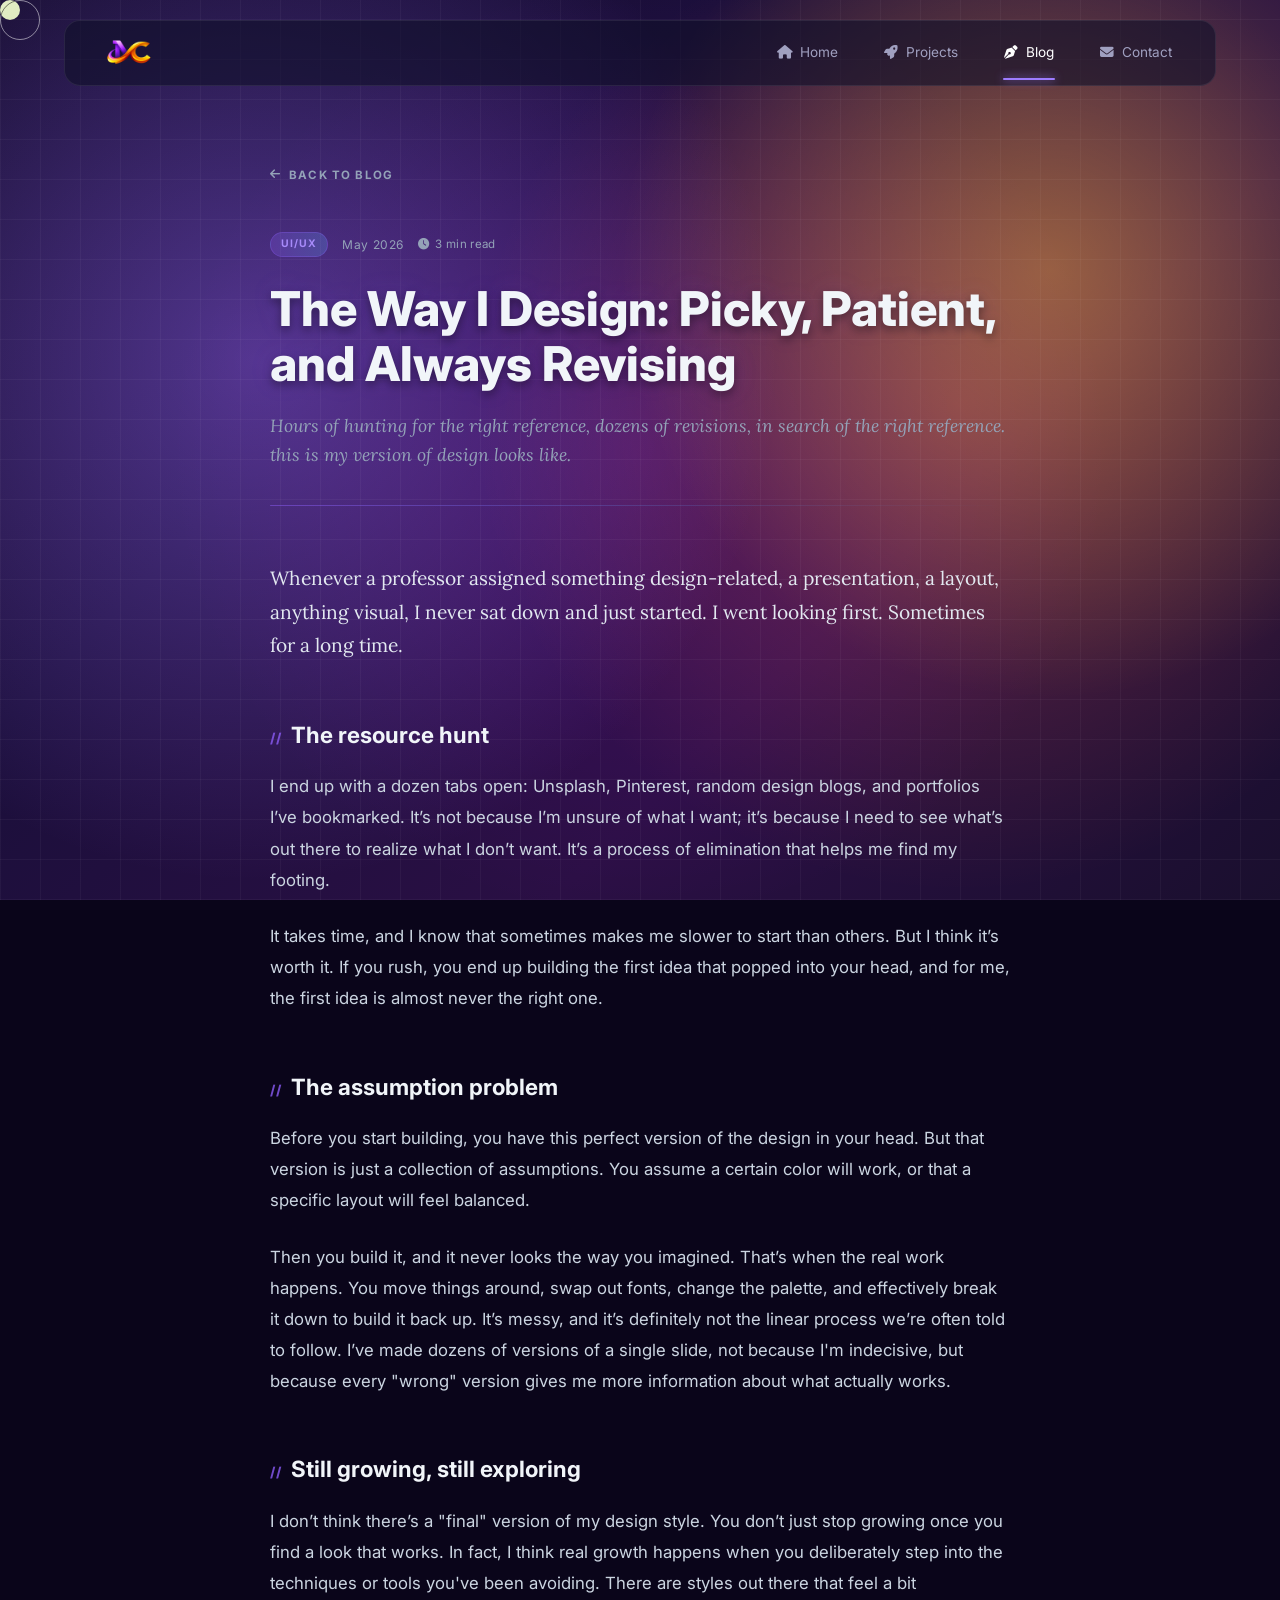
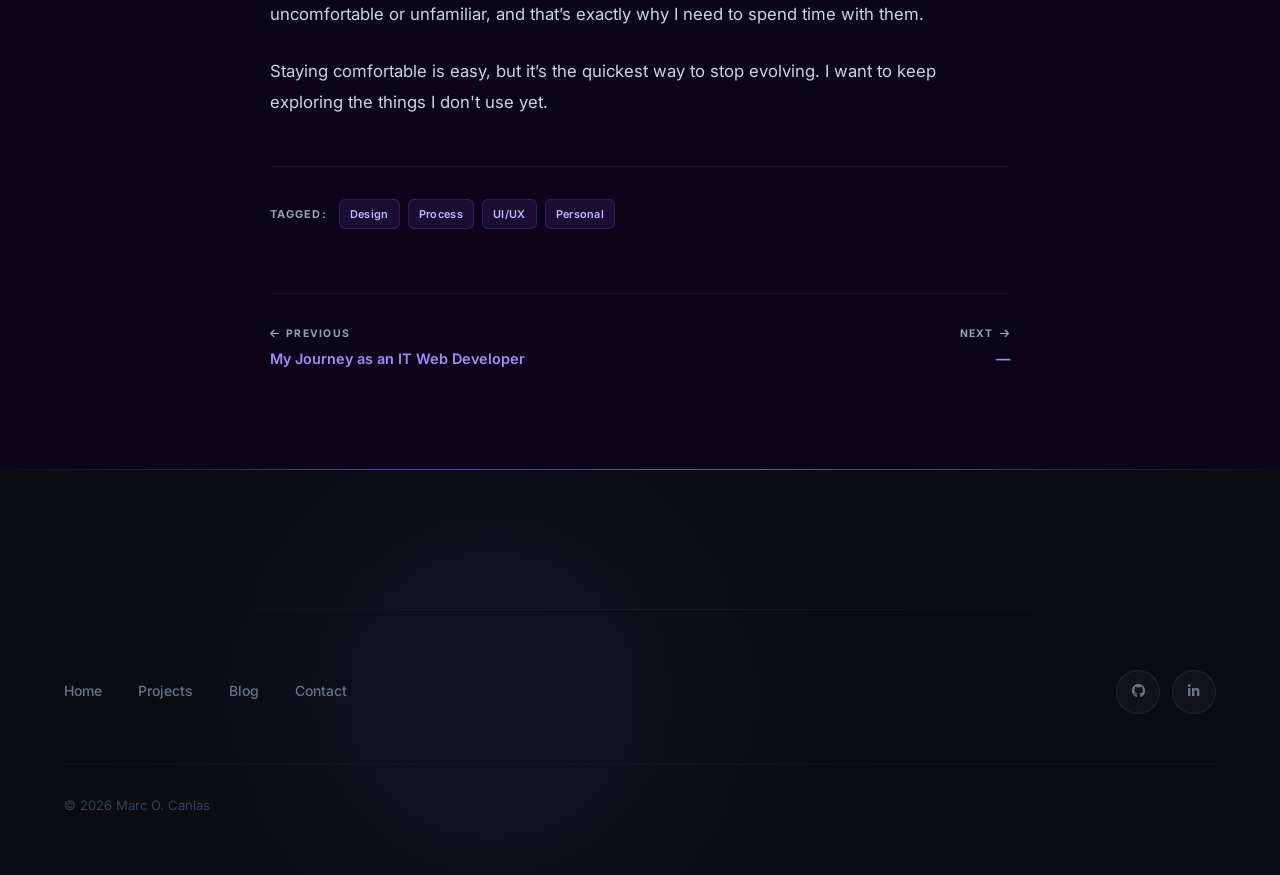
<file: blog/blog-design-process.html>
<!DOCTYPE html>
<html lang="en">
<head>
    <meta charset="UTF-8" />
    <meta name="viewport" content="width=device-width, initial-scale=1.0" />
    <title>The Way I Design: Picky, Patient, and Always Revising — Marc Canlas</title>
    <link rel="icon" type="image/png" sizes="64x64" href="../img/assets/logo.png">
    <link href="https://fonts.googleapis.com/css2?family=Inter:wght@300;400;600;800&family=Lora:ital,wght@0,400;0,600;1,400&display=swap" rel="stylesheet" />
    <link rel="stylesheet" href="https://cdnjs.cloudflare.com/ajax/libs/font-awesome/6.5.0/css/all.min.css" />
    <link rel="stylesheet" href="../styles/style.css" />
    <link rel="stylesheet" href="../styles/blog.css" />
    <link rel="stylesheet" href="../styles/post.css" />
</head>
<body>
    <div id="cursor"></div>
    <div class="cursor-follower" id="follower"></div>
    <div class="background-container">
        <div class="square"></div><div class="square"></div><div class="square"></div>
        <div class="square"></div><div class="square"></div>
    </div>

    <header>
        <nav class="navbar">
            <div class="nav-container">
                <div class="logo"><a href="../index.html"><img src="../img/assets/logo.png" alt="Marc Canlas Logo"></a></div>
                <ul class="nav-links">
                    <li><a href="../index.html#home" class="nav-item"><i class="fas fa-home"></i><span>Home</span></a></li>
                    <li><a href="../index.html#portfolio" class="nav-item"><i class="fas fa-rocket"></i><span>Projects</span></a></li>
                    <li><a href="../blog.html" class="nav-item active"><i class="fas fa-pen-nib"></i><span>Blog</span></a></li>
                    <li><a href="../index.html#contact" class="nav-item"><i class="fas fa-envelope"></i><span>Contact</span></a></li>
                </ul>
                <div class="hamburger" id="hamburger"><span></span><span></span><span></span></div>
            </div>
        </nav>
    </header>

    <main class="post-main">
        <div class="post-container">

            <a href="../blog.html" class="post-back"><i class="fas fa-arrow-left"></i> Back to Blog</a>

            <header class="post-header">
                <div class="post-eyebrow">
                    <span class="blog-tag">UI/UX</span>
                    <span class="post-date">May 2026</span>
                    <span class="post-read-time"><i class="fas fa-clock"></i> 3 min read</span>
                </div>
                <h1 class="post-title">The Way I Design: Picky, Patient, and Always Revising</h1>
                <p class="post-subtitle">Hours of hunting for the right reference, dozens of revisions, in search of the right reference. this is my version of design looks like.</p>
                <div class="post-divider"></div>
            </header>

            <article class="post-body">

                <p class="post-lead">Whenever a professor assigned something design-related, a presentation, a layout, anything visual, I never sat down and just started. I went looking first. Sometimes for a long time.</p>

                <h2>The resource hunt</h2>

                <p>I end up with a dozen tabs open: Unsplash, Pinterest, random design blogs, and portfolios I’ve bookmarked. It’s not because I’m unsure of what I want; it’s because I need to see what’s out there to realize what I don’t want. It’s a process of elimination that helps me find my footing.</p>

                <p>It takes time, and I know that sometimes makes me slower to start than others. But I think it’s worth it. If you rush, you end up building the first idea that popped into your head, and for me, the first idea is almost never the right one.</p>


                <h2>The assumption problem</h2>

                <p>Before you start building, you have this perfect version of the design in your head. But that version is just a collection of assumptions. You assume a certain color will work, or that a specific layout will feel balanced.</p>

                <p>Then you build it, and it never looks the way you imagined. That’s when the real work happens. You move things around, swap out fonts, change the palette, and effectively break it down to build it back up. It’s messy, and it’s definitely not the linear process we’re often told to follow. I’ve made dozens of versions of a single slide, not because I'm indecisive, but because every "wrong" version gives me more information about what actually works.</p>

                <h2>Still growing, still exploring</h2>

                <p>I don’t think there’s a "final" version of my design style. You don’t just stop growing once you find a look that works. In fact, I think real growth happens when you deliberately step into the techniques or tools you've been avoiding. There are styles out there that feel a bit uncomfortable or unfamiliar, and that’s exactly why I need to spend time with them.</p>

                <p>Staying comfortable is easy, but it’s the quickest way to stop evolving. I want to keep exploring the things I don't use yet.</p>

                <div class="post-tags-row">
                    <span class="post-tag-label">Tagged:</span>
                    <code>Design</code>
                    <code>Process</code>
                    <code>UI/UX</code>
                    <code>Personal</code>
                </div>

            </article>

            <nav class="post-nav">
                <div class="post-nav-item prev">
                    <span class="nav-dir"><i class="fas fa-arrow-left"></i> Previous</span>
                    <a href="blog-my-journey.html" class="nav-title">My Journey as an IT Web Developer</a>
                </div>
                <div class="post-nav-item next">
                    <span class="nav-dir">Next <i class="fas fa-arrow-right"></i></span>
                    <a href="" class="nav-title">—</a>
                </div>
            </nav>

        </div>
    </main>

    <footer class="footer-section">
        <div class="footer-container">
            <hr class="footer-divider">
            <div class="footer-bottom">
                <div class="footer-nav">
                    <a href="../index.html#home">Home</a>
                    <a href="../index.html#portfolio">Projects</a>
                    <a href="../blog.html">Blog</a>
                    <a href="../index.html#contact">Contact</a>
                </div>
                <div class="footer-socials">
                    <a href="https://github.com/TheCanlasArchive" class="social-circle"><i class="fa-brands fa-github"></i></a>
                    <a href="https://www.linkedin.com/in/marc-ordonez-canlas-a34320311/" class="social-circle"><i class="fa-brands fa-linkedin-in"></i></a>
                </div>
            </div>
            <div class="footer-info"><p class="copyright">© 2026 Marc O. Canlas</p></div>
        </div>
    </footer>

    <script src="../js/script.js"></script>
</body>
</html>
</file>
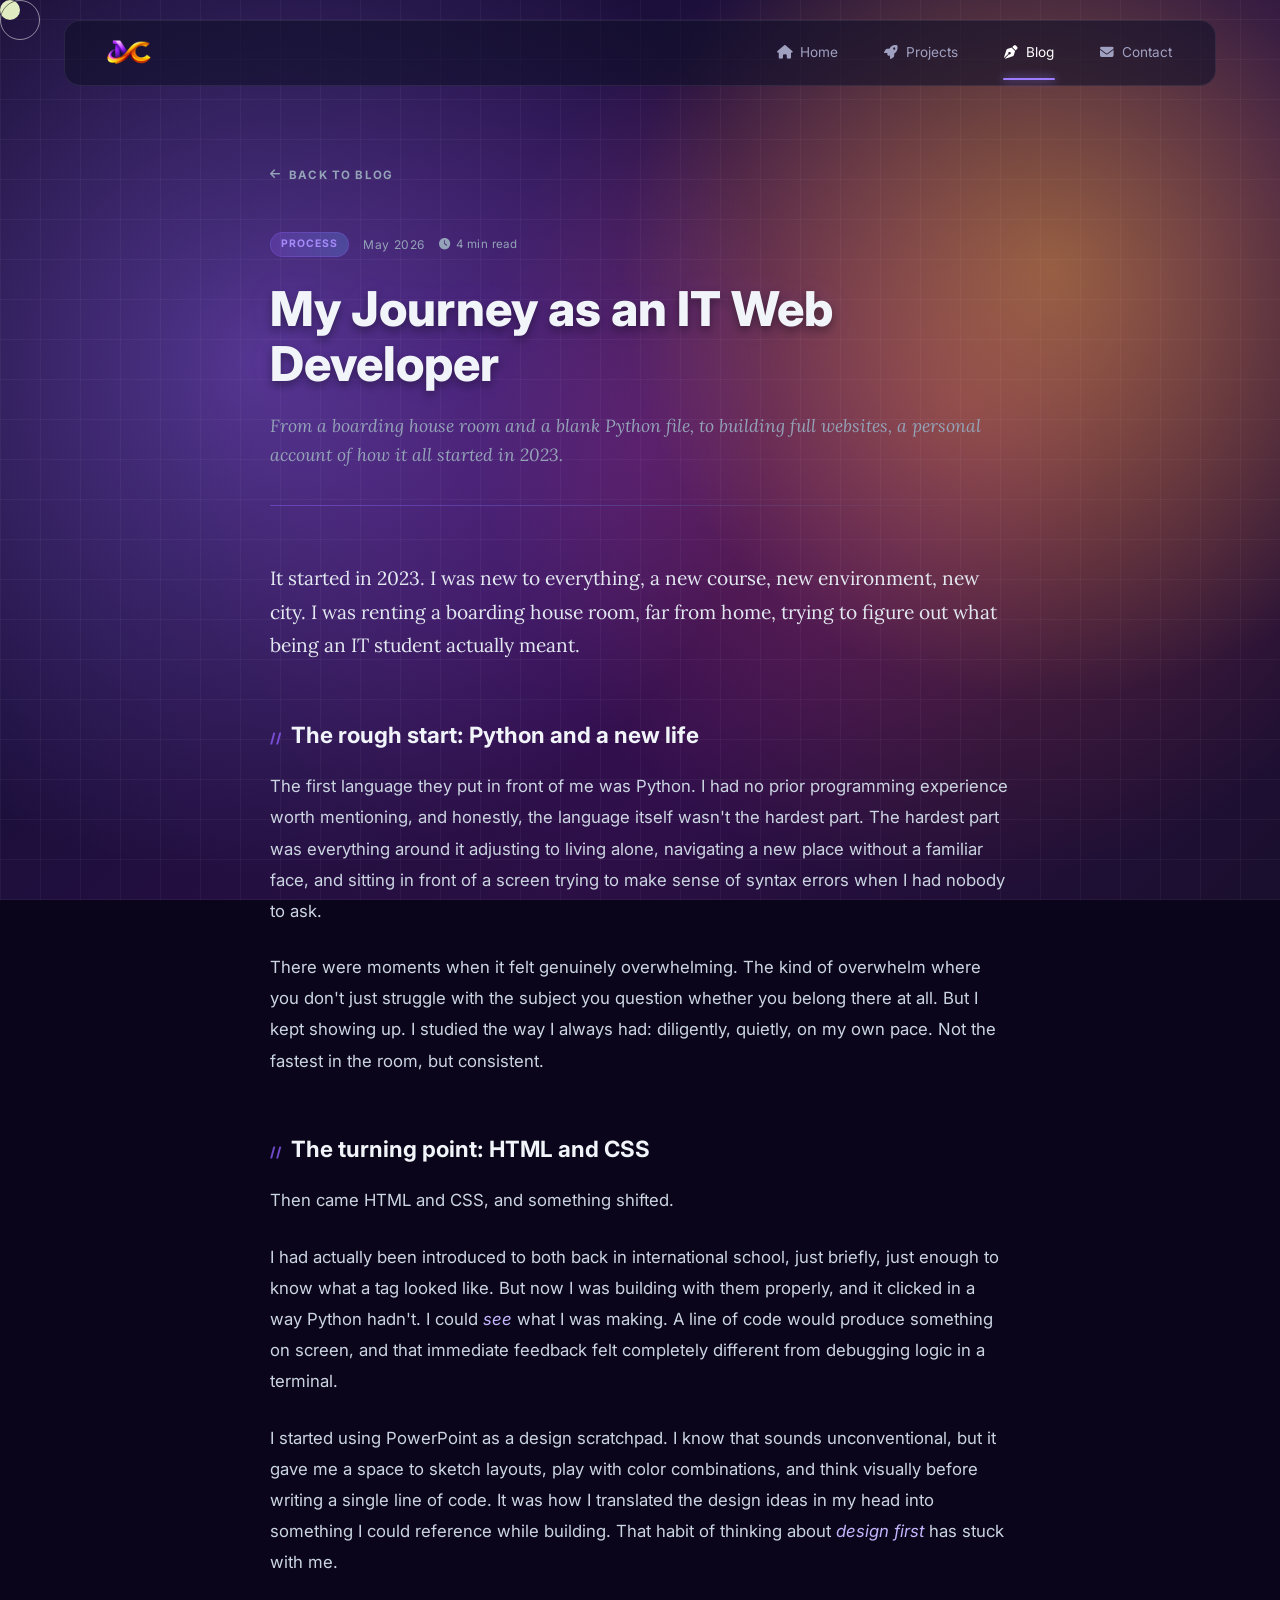
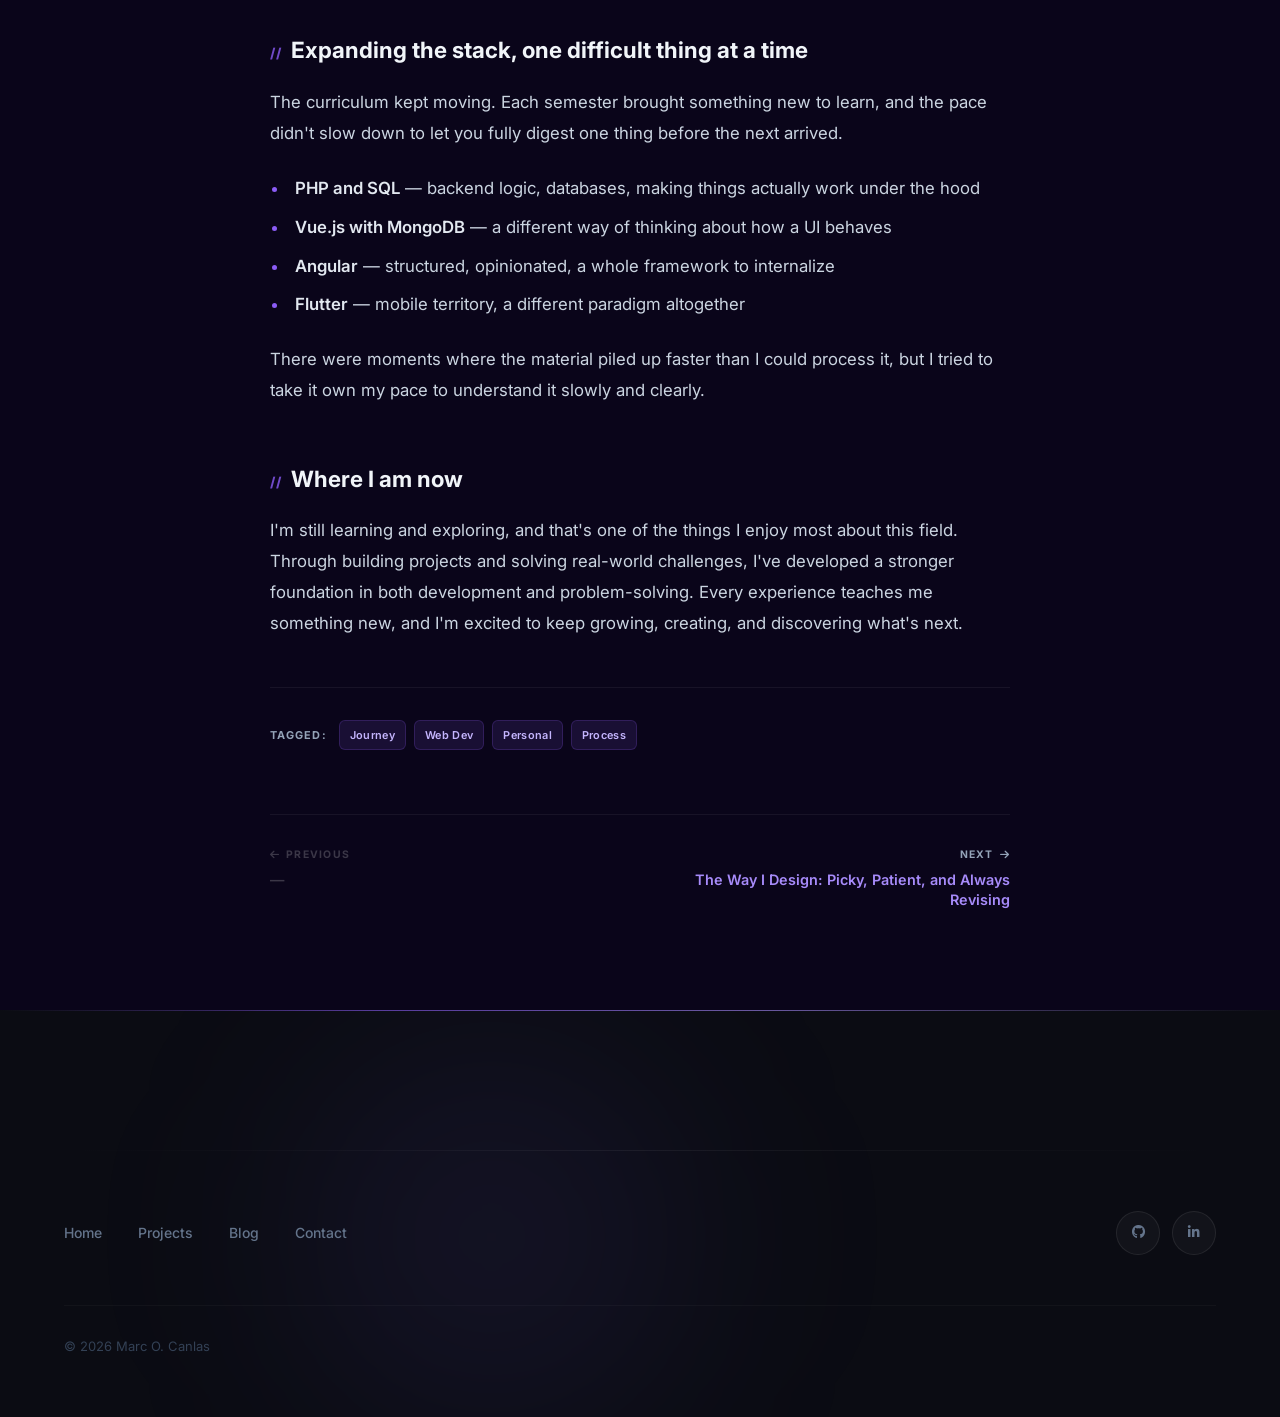
<file: blog/blog-my-journey.html>
<!DOCTYPE html>
<html lang="en">
<head>
    <meta charset="UTF-8" />
    <meta name="viewport" content="width=device-width, initial-scale=1.0" />
    <title>My Journey as an IT Web Developer — Marc Canlas</title>
    <link rel="icon" type="image/png" sizes="64x64" href="../img/assets/logo.png">
    <link href="https://fonts.googleapis.com/css2?family=Inter:wght@300;400;600;800&family=Lora:ital,wght@0,400;0,600;1,400&display=swap" rel="stylesheet" />
    <link rel="stylesheet" href="https://cdnjs.cloudflare.com/ajax/libs/font-awesome/6.5.0/css/all.min.css" />
    <link rel="stylesheet" href="../styles/style.css" />
    <link rel="stylesheet" href="../styles/blog.css" />
    <link rel="stylesheet" href="../styles/post.css" />
</head>
<body>
    <div id="cursor"></div>
    <div class="cursor-follower" id="follower"></div>
    <div class="background-container">
        <div class="square"></div><div class="square"></div><div class="square"></div>
        <div class="square"></div><div class="square"></div>
    </div>

    <header>
        <nav class="navbar">
            <div class="nav-container">
                <div class="logo"><a href="../index.html"><img src="../img/assets/logo.png" alt="Marc Canlas Logo"></a></div>
                <ul class="nav-links">
                    <li><a href="../index.html#home" class="nav-item"><i class="fas fa-home"></i><span>Home</span></a></li>
                    <li><a href="../index.html#portfolio" class="nav-item"><i class="fas fa-rocket"></i><span>Projects</span></a></li>
                    <li><a href="../blog.html" class="nav-item active"><i class="fas fa-pen-nib"></i><span>Blog</span></a></li>
                    <li><a href="../index.html#contact" class="nav-item"><i class="fas fa-envelope"></i><span>Contact</span></a></li>
                </ul>
                <div class="hamburger" id="hamburger"><span></span><span></span><span></span></div>
            </div>
        </nav>
    </header>

    <main class="post-main">
        <div class="post-container">

            <a href="../blog.html" class="post-back"><i class="fas fa-arrow-left"></i> Back to Blog</a>

            <header class="post-header">
                <div class="post-eyebrow">
                    <span class="blog-tag">Process</span>
                    <span class="post-date">May 2026</span>
                    <span class="post-read-time"><i class="fas fa-clock"></i> 4 min read</span>
                </div>
                <h1 class="post-title">My Journey as an IT Web Developer</h1>
                <p class="post-subtitle">From a boarding house room and a blank Python file, to building full websites, a personal account of how it all started in 2023.</p>
                <div class="post-divider"></div>
            </header>

            <article class="post-body">

                <p class="post-lead">It started in 2023. I was new to everything, a new course, new environment, new city. I was renting a boarding house room, far from home, trying to figure out what being an IT student actually meant.</p>

                <h2>The rough start: Python and a new life</h2>

                <p>The first language they put in front of me was Python. I had no prior programming experience worth mentioning, and honestly, the language itself wasn't the hardest part. The hardest part was everything around it adjusting to living alone, navigating a new place without a familiar face, and sitting in front of a screen trying to make sense of syntax errors when I had nobody to ask.</p>

                <p>There were moments when it felt genuinely overwhelming. The kind of overwhelm where you don't just struggle with the subject you question whether you belong there at all. But I kept showing up. I studied the way I always had: diligently, quietly, on my own pace. Not the fastest in the room, but consistent.</p>

                <h2>The turning point: HTML and CSS</h2>

                <p>Then came HTML and CSS, and something shifted.</p>

                <p>I had actually been introduced to both back in international school, just briefly, just enough to know what a tag looked like. But now I was building with them properly, and it clicked in a way Python hadn't. I could <em>see</em> what I was making. A line of code would produce something on screen, and that immediate feedback felt completely different from debugging logic in a terminal.</p>


                <p>I started using PowerPoint as a design scratchpad. I know that sounds unconventional, but it gave me a space to sketch layouts, play with color combinations, and think visually before writing a single line of code. It was how I translated the design ideas in my head into something I could reference while building. That habit of thinking about <em>design first</em> has stuck with me.</p>

                <h2>Expanding the stack, one difficult thing at a time</h2>

                <p>The curriculum kept moving. Each semester brought something new to learn, and the pace didn't slow down to let you fully digest one thing before the next arrived.</p>

                <ul class="post-list">
                    <li><strong>PHP and SQL</strong> — backend logic, databases, making things actually work under the hood</li>
                    <li><strong>Vue.js with MongoDB</strong> — a different way of thinking about how a UI behaves</li>
                    <li><strong>Angular</strong> — structured, opinionated, a whole framework to internalize</li>
                    <li><strong>Flutter</strong> — mobile territory, a different paradigm altogether</li>
                </ul>

                <p>There were moments where the material piled up faster than I could process it, but I tried to take it own my pace to understand it slowly and clearly.</p>

                <h2>Where I am now</h2>

                <p>I'm still learning and exploring, and that's one of the things I enjoy most about this field. Through building projects and solving real-world challenges, I've developed a stronger foundation in both development and problem-solving. Every experience teaches me something new, and I'm excited to keep growing, creating, and discovering what's next.</p>

                <div class="post-tags-row">
                    <span class="post-tag-label">Tagged:</span>
                    <code>Journey</code>
                    <code>Web Dev</code>
                    <code>Personal</code>
                    <code>Process</code>
                </div>

            </article>

            <nav class="post-nav">
                <div class="post-nav-item prev disabled">
                    <span class="nav-dir"><i class="fas fa-arrow-left"></i> Previous</span>
                    <span class="nav-title">—</span>
                </div>
                <div class="post-nav-item next">
                    <span class="nav-dir">Next <i class="fas fa-arrow-right"></i></span>
                    <a href="blog-design-process.html" class="nav-title">The Way I Design: Picky, Patient, and Always Revising</a>
                </div>
            </nav>

        </div>
    </main>

    <footer class="footer-section">
        <div class="footer-container">
            <hr class="footer-divider">
            <div class="footer-bottom">
                <div class="footer-nav">
                    <a href="../index.html#home">Home</a>
                    <a href="../index.html#portfolio">Projects</a>
                    <a href="../blog.html">Blog</a>
                    <a href="../index.html#contact">Contact</a>
                </div>
                <div class="footer-socials">
                    <a href="https://github.com/TheCanlasArchive" class="social-circle"><i class="fa-brands fa-github"></i></a>
                    <a href="https://www.linkedin.com/in/marc-ordonez-canlas-a34320311/" class="social-circle"><i class="fa-brands fa-linkedin-in"></i></a>
                </div>
            </div>
            <div class="footer-info"><p class="copyright">© 2026 Marc O. Canlas</p></div>
        </div>
    </footer>

    <script src="../js/script.js"></script>
</body>
</html>
</file>
<file: styles/style.css>
/* ================= ROOT VARIABLES ================= */
:root {
    --bg-dark: #0a051a;

    --accent-purple: #8b5cf6;
    --accent-blue: #3b82f6;

    --text-light: #ffffff;
    --text-gray: #94a3b8;
    --text-muted: #9ca3af;

    --glass-bg: rgba(15, 15, 40, 0.6);
    --glass-border: rgba(255, 255, 255, 0.08);

    --transition: 0.3s ease;
}

/* ================= GLOBAL RESET ================= */
* { margin:0; padding:0; box-sizing:border-box; cursor:none; }

html {
    scroll-padding-top: 140px;
}

body { 
    font-family:'Inter', sans-serif; 
    color:var(--text-light); 
    background:var(--bg-dark); 
    min-height:100vh; overflow-x:hidden; 
    line-height:1.6; }

html, body {
    max-width: 100%;
    overflow-x: hidden;
}

/* Cursor */
#cursor { width:20px; height:20px; background:white; border-radius:50%; position:fixed; pointer-events:none; z-index:9999; mix-blend-mode:difference; transition: transform 0.2s ease-out, opacity 0.2s ease-out; }
.cursor-follower { width:40px; height:40px; border:1px solid rgba(255,255,255,0.5); border-radius:50%; position:fixed; pointer-events:none; z-index:9998; transition: transform 0.1s ease-out; }

/* ================= BACKGROUND EFFECT ================= */
@keyframes gridMove {
    from {
        background-position: 
            0 0,
            0 0,
            0 0,
            0 0,
            0 0,
            0 0,
            0 0;
    }
    to {
        background-position: 
            0 0,
            0 0,
            0 0,
            0 0,
            0 80px,   
            80px 0,   
            0 0;
    }
}

body::before {
    content: "";
    position: fixed;
    inset: 0;
    z-index: -1;

    background:
        radial-gradient(circle at 82% 30%, rgba(255,180,0,var(--orange-strong,0.4)), transparent 35%),
        radial-gradient(circle at 75% 45%, rgba(255,90,0,var(--orange-soft,0.3)), transparent 45%),
        radial-gradient(circle at 20% 40%, rgba(139,92,246,0.45), transparent 45%),
        radial-gradient(circle at 50% 50%, rgba(200,0,255,0.15), transparent 60%),
        repeating-linear-gradient(0deg, rgba(255,255,255,0.04) 0 1px, transparent 1px 40px),
        repeating-linear-gradient(90deg, rgba(255,255,255,0.04) 0 1px, transparent 1px 40px),
        linear-gradient(135deg, #140c2c, #1b0f3b, #2a0f44, #1a0f2e);

    background-blend-mode: screen, screen, screen, screen, normal, normal, normal;

    animation: gridMove 4s linear infinite;
}



/* ================= MULTIPLE FLOATING SQUARES ================= */
.square {
  position: absolute;
  top: -150px; 
  background: rgba(255, 255, 255, 0.1);
  border: 1px solid rgba(255, 255, 255, 0.1);
  border-radius: 10px; 
  animation: fallAndRotate 20s linear infinite;
}

.square:nth-child(1) { left: 10%; width: 80px; height: 80px; animation-duration: 18s; }
.square:nth-child(2) { left: 30%; width: 40px; height: 40px; animation-duration: 25s; animation-delay: 2s; }
.square:nth-child(3) { left: 50%; width: 100px; height: 100px; animation-duration: 22s; animation-delay: 5s; }
.square:nth-child(4) { left: 70%; width: 60px; height: 60px; animation-duration: 15s; }
.square:nth-child(5) { left: 85%; width: 90px; height: 90px; animation-duration: 28s; animation-delay: 1s; }
.square:nth-child(6) { left: 15%; width: 50px; height: 50px; animation-duration: 20s; animation-delay: 8s; }
.square:nth-child(7) { left: 25%; width: 55px; height: 55px; animation-duration: 21s; animation-delay: 3s; }

@keyframes fallAndRotate {
  0% {
    transform: translateY(0) rotate(0deg);
    opacity: 0;
  }
  10% {
    opacity: 1;
  }
  90% {
    opacity: 1;
  }
  100% {
    transform: translateY(110vh) rotate(720deg);
    opacity: 0;
  }
}
/* ================= LAYOUT ================= */
.container {
    max-width: 1200px;
    width: 90%;
    margin: 0 auto 60px;
    display: flex;
    align-items: center;
    justify-content: space-between;
    gap: 2rem;
    opacity: 0;
    transform: translateY(40px);
    animation: heroFadeUp 0.9s cubic-bezier(.16,1,.3,1) forwards;
}

@keyframes heroFadeUp {
    to {
        opacity: 1;
        transform: translateY(0);
    }
}

.content {
    flex: 1;
    z-index: 2;
}

.illustration {
    flex: 1;
    display: flex;
    justify-content: center;
    position: relative;
    animation: float 6s ease-in-out infinite;
}

/* ================= TYPOGRAPHY ================= */
h1 {
    font-size: clamp(2.8rem, 5vw, 4rem);
    line-height: 1.1;
    font-weight: 800;

    text-shadow:
        0 4px 10px rgba(0,0,0,0.4),
        0 0 25px rgba(139,92,246,0.25);
}

.highlight {
    display: block;
    background: linear-gradient(90deg, #a78bfa, #60a5fa);
    -webkit-background-clip: text;
    -webkit-text-fill-color: transparent;

    text-shadow:
        0 0 30px rgba(139,92,246,0.35);
}

.sub-headline {
    font-size: 1.5rem;
    margin: 1rem 0;
    display: flex;
    align-items: center;
    gap: 12px;
}

.sub-headline::after {
    content: "";
    flex: 1;
    height: 2px;
    background: linear-gradient(90deg, #8b5cf6, transparent);
    opacity: 0.5;
}

.description {
    color: #cbd5e1;
    max-width: 450px;
    line-height: 1.7;
    margin-bottom: 2rem;

    text-shadow: 0 2px 8px rgba(0,0,0,0.4);
}

/* ================= BADGE & TAGS ================= */
.badge {
    display: inline-flex;
    align-items: center;
    gap: 8px;
    padding: 6px 16px;
    border-radius: 20px;
    font-size: 0.8rem;
    color: #c4b5fd;
    background: rgba(139,92,246,0.1);
    border: 1px solid rgba(139,92,246,0.3);
    margin-bottom: 2rem;
}

.tags {
    display: flex;
    gap: 10px;
    margin-bottom: 2.5rem;
    flex-wrap: wrap;
}

.tag {
    padding: 5px 15px;
    border-radius: 15px;
    font-size: 0.85rem;
    background: rgba(255,255,255,0.05);
    border: 1px solid rgba(255,255,255,0.1);
    color: #cbd5e1;
    transition: var(--transition);
}

.tag:hover {
    background: rgba(139,92,246,0.2);
    border-color: var(--accent-purple);
}

/* ================= BUTTONS ================= */
.btn-group {
    display: flex;
    gap: 15px;
    margin-bottom: 3rem;
    flex-wrap: wrap;
}

.btn {
    display: inline-flex;
    align-items: center;
    gap: 8px;
    padding: 14px 28px;
    border-radius: 14px;
    font-weight: 600;
    text-decoration: none;
    color: white;

    background: linear-gradient(135deg, #111, #1a1a1a);
    border: 1px solid rgba(255,255,255,0.08);

    box-shadow:
        0 10px 25px rgba(0,0,0,0.5),
        0 0 0 rgba(124,58,237,0);

    transition: all 0.3s ease;
}

.btn:hover {
    transform: translateY(-4px);

    box-shadow:
        0 20px 40px rgba(0,0,0,0.6),
        0 0 30px rgba(124,58,237,0.35);

    border: 1px solid rgba(98, 16, 239, 0.6);
}

.btn:active {
    transform: scale(0.96);
}

/* ================= NAVBAR ================= */
.navbar {
    position: fixed;
    top: 20px;
    width: 100%;
    display: flex;
    justify-content: center;
    z-index: 3000;
}

#home {
    padding-top: 120px; 
}

.nav-container {
    width: 90%;
    max-width: 1200px;
    display: flex;
    align-items: center;
    justify-content: space-between;
    padding: 6px 25px;
    background: var(--glass-bg);
    backdrop-filter: blur(20px);
    border-radius: 16px;
    border: 1px solid var(--glass-border);
}

.logo {
    display: flex;
    align-items: center;
}

.logo img {
    height: 52px;   
    width: auto;
    display: block;
}

.nav-links {
    list-style: none;
    display: flex;
    gap: 10px;
}

.nav-item {
    display: flex;
    align-items: center;
    gap: 8px;

    padding: 10px 18px;
    border-radius: 12px;

    font-size: 0.85rem;
    text-decoration: none;
    color: #a0a0c0;

    position: relative;
    transition: var(--transition);
}

.nav-item:hover {
    color: white;
    background: rgba(255,255,255,0.05);
}

.nav-item.active {
    color: white;
}

.nav-item.active::after {
    content: "";
    position: absolute;
    bottom: -6px;
    left: 20%;
    width: 60%;
    height: 2px;
    background: #9d7cff;
    box-shadow: 0 0 10px #9d7cff;
    border-radius: 10px;
}

/* ================= CTA BUTTON ================= */

.nav-cta {
    padding: 8px 16px;
    border-radius: 12px;

    background: rgba(255, 255, 255, 0.06);
    border: 1px solid rgba(255, 255, 255, 0.15);

    color: #fff;
    font-size: 0.85rem;
    font-weight: 500;

    backdrop-filter: blur(10px);
    cursor: pointer;
    transition: 0.3s ease;
}


.nav-cta:hover {
    transform: translateY(-2px);
    box-shadow: 0 10px 25px rgba(124, 58, 237, 0.45);
}


/* ================= MODAL ================= */
.modal-overlay {
    position: fixed;
    inset: 0;

    display: flex;
    justify-content: center;
    align-items: center;

    background: radial-gradient(
        circle at center,
        rgba(0,0,0,0.5),
        rgba(0,0,0,0.75)
    );

    backdrop-filter: blur(6px);

    opacity: 0;
    pointer-events: none;
    transition: 0.4s ease;
    z-index: 200;
}

.modal-overlay.active {
    opacity: 1;
    pointer-events: all;
}


.modal {
    width: 420px;
    padding: 40px;
    border-radius: 24px;
    background: #111827;
}


/* ================= MODAL CARD ================= */
.modal {
    position: relative;
    width: 420px;
    padding: 40px 35px;
    border-radius: 24px;

    background: linear-gradient(
        145deg,
        rgba(17, 24, 39, 0.95),
        rgba(15, 23, 42, 0.95)
    );

    border: 1px solid rgba(255, 255, 255, 0.08);
    backdrop-filter: blur(20px);

    box-shadow:
        0 30px 80px rgba(0, 0, 0, 0.6),
        0 0 60px rgba(139, 92, 246, 0.15);

    transform: translateY(30px) scale(0.95);
    transition: 0.4s cubic-bezier(.16,1,.3,1);
}

.modal-overlay.active .modal {
    transform: translateY(0) scale(1);
}

.modal::before {
    content: "";
    position: absolute;
    top: -2px;
    left: 20%;
    width: 60%;
    height: 4px;

    background: linear-gradient(
        90deg,
        #8b5cf6,
        #6366f1,
        #8b5cf6
    );

    border-radius: 20px;
    filter: blur(8px);
    opacity: 0.8;
}


/* ================= TEXT ================= */
.modal h2 {
    font-size: 1.6rem;
    font-weight: 700;
    margin-bottom: 8px;
}

.modal-sub {
    font-size: 0.9rem;
    color: #9ca3af;
    margin-bottom: 28px;
    line-height: 1.5;
}


/* ================= INPUTS ================= */
.modal form {
    display: flex;
    flex-direction: column;
    gap: 18px;
}

.input-group {
    position: relative;
}

.input-group input,
.input-group textarea {
    width: 100%;
    padding: 14px 14px;
    border-radius: 12px;

    border: 1px solid rgba(255,255,255,0.08);
    background: rgba(255,255,255,0.04);

    color: white;
    font-size: 0.9rem;
    outline: none;
    transition: 0.3s ease;
}

.input-group label {
    position: absolute;
    left: 14px;
    top: 14px;
    font-size: 0.85rem;
    color: #6b7280;
    pointer-events: none;
    transition: 0.3s ease;
}

.input-group input:focus + label,
.input-group input:not(:placeholder-shown) + label,
.input-group textarea:focus + label,
.input-group textarea:not(:placeholder-shown) + label {
    top: -8px;
    left: 10px;
    font-size: 0.7rem;
    color: #8b5cf6;
    background: #111827;
    padding: 0 6px;
}


.input-group input:focus,
.input-group textarea:focus {
    border-color: #8b5cf6;
    box-shadow: 0 0 15px rgba(139, 92, 246, 0.3);
}


/* ================= MODAL BUTTON ================= */
.submit-btn {
    margin-top: 10px;
    padding: 14px;
    border-radius: 14px;
    border: none;

    background: linear-gradient(
        135deg,
        #7c3aed,
        #4f46e5
    );

    font-weight: 600;
    letter-spacing: 0.5px;
    cursor: pointer;
    transition: 0.3s ease;
}

.submit-btn:hover {
    transform: translateY(-2px);
    box-shadow: 0 15px 35px rgba(124, 58, 237, 0.4);
}


/* ================= MODAL CLOSE BUTTON ================= */
.close-btn {
    position: absolute;
    top: 25px;          
    right: 25px;        

    background: rgba(255,255,255,0.05);
    border: 1px solid rgba(255,255,255,0.1);

    width: 36px;
    height: 36px;
    border-radius: 50%;

    display: flex;
    align-items: center;
    justify-content: center;

    font-size: 1.1rem;
    color: white;
    cursor: pointer;
    transition: 0.3s ease;
}

.close-btn:hover {
    background: rgba(255,255,255,0.1);
}


/* ================= HAMBURGER ================= */
.hamburger {
    display: none;
    flex-direction: column;
    gap: 5px;
    cursor: pointer;
    
    position: relative; 
    z-index: 9999; 
    
    padding: 10px;
}

.hamburger span {
    width: 25px;
    height: 3px;
    background: var(--text-light);
    border-radius: 3px;
    transition: var(--transition);
}


/* ================= MOBILE NAV ================= */
@media (max-width: 768px) {
    .hamburger {
        display: flex;
        position: absolute;
        right: 25px;
        top: 50%;
        transform: translateY(-50%);
        z-index: 10000; 
    }

    .nav-links {
        position: fixed;
        top: 20px;        
        right: -110%;       
        width: 85%;
        max-width: 320px;
        height: auto;       
        max-height: 80vh;   

        padding: 80px 30px 40px 30px;
        display: flex;
        flex-direction: column;
        gap: 15px;

        background: rgba(9, 0, 35, 0.767); 
        backdrop-filter: blur(20px) saturate(160%);
        -webkit-backdrop-filter: blur(20px) saturate(160%);
        
        border: 1px solid rgba(255, 255, 255, 0.1);
        border-radius: 28px; 
        box-shadow: 0 25px 50px -12px rgba(0, 0, 0, 0.5);

        transition: all 0.5s cubic-bezier(0.16, 1, 0.3, 1);
        z-index: 9000;
    }

    .nav-links.active {
        right: 20px; 
    }

    .nav-links .close-btn {
        position: absolute;
        top: 25px;
        right: 25px;
        display: flex;
        background: rgba(255, 255, 255, 0.05);
        border: 1px solid rgba(255, 255, 255, 0.1);
    }

    /* --- Navigation Items --- */
    .nav-item {
        font-size: 1.1rem;
        padding: 16px 20px;
        border-radius: 16px;
        color: rgba(255, 255, 255, 0.7);
        background: rgba(255, 255, 255, 0.03); 
        transition: 0.3s ease;
        display: flex;
        align-items: center;
        gap: 12px;
    }

    .nav-item:active, .nav-item.active {
        background: rgba(157, 124, 255, 0.15);
        color: #fff;
        border: 1px solid rgba(157, 124, 255, 0.3);
    }

    .nav-item.active::after {
        display: none;
    }

    .hamburger.active span:nth-child(1) {
        transform: translateY(8px) rotate(45deg);
        background: #9d7cff;
    }

    .hamburger.active span:nth-child(2) {
        opacity: 0;
    }

    .hamburger.active span:nth-child(3) {
        transform: translateY(-8px) rotate(-45deg);
        background: #9d7cff;
    }

    /* --- Hide CTA on mobile --- */
    .nav-cta {
        display: none;
    }


    /* --- Header section --- */
    .container {
        flex-direction: column;
        text-align: center;
        align-items: center;   
    }

    .sub-headline {
        justify-content: center;
        text-align: center;
    }

    .sub-headline::after {
        display: none;   
    }

    .tags {
        justify-content: center;
    }

    .btn-group {
        justify-content: center;  
    }

    .description {
        margin-left: auto;
        margin-right: auto;  
    }

}

/* ================= ILLUSTRATION ================= */
.art-container {
    width: 520px;
    height: 360px;
    border-radius: 24px;
    position: relative;

    background: linear-gradient(135deg, #1e1b4b, #0f172a);
    border: 1px solid rgba(255,255,255,0.08);

    box-shadow: 
        0 25px 50px -12px rgba(0, 0, 0, 0.6),
        inset 0 0 40px rgba(139, 92, 246, 0.1);
}

.floating-icon {
    position: absolute;
    padding: 16px 22px;
    border-radius: 14px;
    font-weight: 600;
    letter-spacing: 1px;
    font-size: 0.9rem;
    backdrop-filter: blur(15px);
    border: 1px solid rgba(255,255,255,0.15);
    z-index: 10; 
    animation: floatCard 6s ease-in-out infinite;
    transition: 0.4s ease;
}

.html { top: -25px; right: -25px; color: #ff5722; background: rgba(255, 87, 34, 0.15); }
.css  { bottom: 80px; left: -45px; color: #3b82f6; background: rgba(59, 130, 246, 0.15); }
.js   { bottom: -30px; right: 40px; color: #facc15; background: rgba(255, 193, 7, 0.15); }

.floating-icon:hover {
    transform: translateY(-8px) scale(1.05);
}

@keyframes floatCard {
    0%, 100% { transform: translateY(0); }
    50% { transform: translateY(-15px); }
}

/* TV Screen */
.tv-screen {
    position: relative;
    width: 100%;
    height: 100%;
    overflow: hidden; 
    border-radius: 24px;
    border: 2px solid rgba(255,255,255,0.08);
    background: linear-gradient(145deg, #0e0e1a, #0a0a14);
    
    box-shadow:
        0 30px 80px rgba(0,0,0,0.6),
        0 0 60px rgba(139,92,246,0.25);
    z-index: 1; 
}

.tv-screen::before {
    content: "";
    position: absolute;
    top: 0;
    left: -50%;
    width: 60%;
    height: 100%;
    background: linear-gradient(
        120deg,
        rgba(255,255,255,0.08),
        transparent
    );
    transform: skewX(-20deg);
    pointer-events: none;
    z-index: 6;
}

#project-preview {
    width: 100%;
    height: 100%;
    object-fit: cover;
    transition: opacity 0.4s ease, transform 0.4s ease;
}

.project-overlay {
    position: absolute;
    bottom: 20px;
    left: 20px;
    color: white;
    z-index: 10;
}

.project-overlay h3 {
    margin-bottom: 5px;
    font-size: 1.1rem;
}

.project-overlay a {
    font-size: 0.9rem;
    color: #a78bfa;
    text-decoration: none;
}

/* Screen Glow Effect */
.screen-glow {
    position: absolute;
    inset: 0;
    pointer-events: none;
    border-radius: inherit;

    box-shadow:
        inset 0 0 80px rgba(139, 92, 246, 0.2),
        inset 0 0 120px rgba(0,0,0,0.6);

    z-index: 5;
}

#project-preview::-webkit-scrollbar {
    display: none;
}

@media (max-width: 460px) {
    .art-container {
        width: 300px;
        height: 210px;
    }
}


/* ================= ABOUT ================= */
.about-section {
    padding: 120px 5%;
    color: #e2e8f0;
    position: relative;
}

.about-inner {
    max-width: 1160px;
    margin: 0 auto;
    display: grid;
    grid-template-columns: 340px 1fr;
    gap: 80px;
    align-items: start;
}

/* ---- Left column ---- */
.about-photo-col {
    position: sticky;
    top: 48px;
}

.about-photo-wrap {
    position: relative;
    border-radius: 18px;
    overflow: hidden;
    background: #1a1d2b;
}

.about-photo {
    width: 100%;
    aspect-ratio: 3/4;
    object-fit: cover;
    object-position: top;
    display: block;
    filter: saturate(0.9);
    transition: filter 0.4s ease;
}

.about-photo-wrap:hover .about-photo {
    filter: saturate(1.05);
}

.about-location-pill {
    position: absolute;
    bottom: 14px;
    left: 50%;
    transform: translateX(-50%);
    background: rgba(10, 10, 20, 0.78);
    backdrop-filter: blur(10px);
    border: 1px solid rgba(255,255,255,0.12);
    color: #cbd5e1;
    font-size: 13px;
    padding: 7px 16px;
    border-radius: 100px;
    white-space: nowrap;
    display: flex;
    align-items: center;
    gap: 6px;
}

.about-location-pill i {
    color: #a78bfa;
    font-size: 11px;
}

/* Quick facts row */
.about-quick-facts {
    display: flex;
    align-items: center;
    justify-content: space-between;
    margin-top: 24px;
    padding: 18px 20px;
    background: rgba(255,255,255,0.03);
    border: 1px solid rgba(255,255,255,0.07);
    border-radius: 14px;
}

.quick-fact {
    display: flex;
    flex-direction: column;
    align-items: center;
    gap: 4px;
    flex: 1;
}

.qf-num {
    font-size: 22px;
    font-weight: 700;
    color: #ffffff;
    line-height: 1;
}

.qf-label {
    font-size: 11px;
    color: #64748b;
    text-align: center;
    line-height: 1.3;
}

.quick-fact-divider {
    width: 1px;
    height: 36px;
    background: rgba(255,255,255,0.08);
    flex-shrink: 0;
}

/* ---- Right column ---- */
.about-eyebrow {
    font-size: 13px;
    font-weight: 600;
    color: #a78bfa;
    text-transform: uppercase;
    letter-spacing: 2px;
    margin-bottom: 14px;
}

.about-heading {
    font-size: clamp(1.8rem, 3vw, 2.5rem);
    font-weight: 700;
    line-height: 1.2;
    color: #f1f5f9;
    letter-spacing: -0.02em;
    margin-bottom: 28px;
}

.about-heading em {
    font-style: normal;
    color: #a78bfa;
}

.about-bio {
    margin-bottom: 36px;
}

.about-bio p {
    font-size: 1rem;
    line-height: 1.8;
    color: #94a3b8;
    margin-bottom: 14px;
}

.about-bio p:last-child { margin-bottom: 0; }

.about-bio strong {
    color: #e2e8f0;
    font-weight: 600;
}

/* Skills */
.about-skills {
    display: flex;
    flex-direction: column;
    gap: 14px;
    margin-bottom: 40px;
    padding: 24px;
    background: rgba(255,255,255,0.02);
    border: 1px solid rgba(255,255,255,0.06);
    border-radius: 16px;
}

.skill-group {
    display: flex;
    align-items: flex-start;
    gap: 16px;
}

.skill-group-label {
    font-size: 12px;
    font-weight: 600;
    color: #64748b;
    text-transform: uppercase;
    letter-spacing: 0.8px;
    min-width: 90px;
    padding-top: 5px;
    flex-shrink: 0;
}

.skill-tags {
    display: flex;
    flex-wrap: wrap;
    gap: 8px;
}

.skill-tag {
    background: rgba(167, 139, 250, 0.1);
    border: 1px solid rgba(167, 139, 250, 0.2);
    color: #c4b5fd;
    font-size: 13px;
    padding: 4px 12px;
    border-radius: 6px;
    transition: background 0.2s ease, border-color 0.2s ease;
}

.skill-tag:hover {
    background: rgba(167, 139, 250, 0.18);
    border-color: rgba(167, 139, 250, 0.4);
}

/* CTAs */
.about-cta-row {
    display: flex;
    align-items: center;
    gap: 14px;
    flex-wrap: wrap;
}

.about-btn {
    display: inline-flex;
    align-items: center;
    gap: 9px;
    padding: 13px 24px;
    border-radius: 10px;
    font-size: 14px;
    font-weight: 600;
    text-decoration: none;
    transition: all 0.25s ease;
    white-space: nowrap;
}

.about-btn-primary {
    background: #7c3aed;
    color: #ffffff;
    box-shadow: 0 4px 18px rgba(124, 58, 237, 0.35);
}

.about-btn-primary:hover {
    background: #6d28d9;
    transform: translateY(-2px);
    box-shadow: 0 8px 24px rgba(124, 58, 237, 0.45);
}

.about-btn-ghost {
    color: #94a3b8;
    background: transparent;
    border: 1px solid rgba(255,255,255,0.12);
}

.about-btn-ghost:hover {
    color: #e2e8f0;
    border-color: rgba(255,255,255,0.28);
    background: rgba(255,255,255,0.04);
    transform: translateY(-2px);
}

/* Responsive */
@media (max-width: 992px) {
    .about-inner {
        grid-template-columns: 1fr;
        gap: 48px;
    }
    .about-photo-col {
        position: relative;
        top: 0;
        max-width: 360px;
        margin: 0 auto;
    }
}

@media (max-width: 576px) {
    .skill-group { flex-direction: column; gap: 8px; }
    .skill-group-label { min-width: unset; }
    .about-cta-row { flex-direction: column; align-items: flex-start; }
    .about-btn { width: 100%; justify-content: center; }
}


/* ================= PROJECT SECTION ================= */
.works-manifest {
    position: relative;
    overflow: hidden;



    color: #f4f4f5;
    padding: 110px 5%;
    font-family: system-ui, -apple-system, sans-serif;
}

/* ambient layer */
.works-manifest::before {
    content: "";
    position: absolute;
    inset: 0;

    background-image:
        linear-gradient(rgba(255,255,255,0.025) 1px, transparent 1px),
        linear-gradient(90deg, rgba(255,255,255,0.025) 1px, transparent 1px);

    background-size: 80px 80px;
    mask-image: linear-gradient(to bottom, transparent, black 15%, black 85%, transparent);

    opacity: 0.4;
    pointer-events: none;
}

/* soft glow */
.works-manifest::after {
    content: "";
    position: absolute;
    width: 700px;
    height: 700px;
    right: -220px;
    top: -260px;

    background: radial-gradient(circle,
        rgba(96,165,250,0.10),
        rgba(168,85,247,0.05),
        transparent 70%);

    filter: blur(60px);
    pointer-events: none;
}

.manifest-container {
    position: relative;
    z-index: 2;
    max-width: 1200px;
    margin: 0 auto;
}

.manifest-header {
    position: relative; 
    padding-bottom: 24px;
    margin-bottom: 48px;
}

.manifest-header::after {
    content: "";
    position: absolute;
    bottom: 0;
    left: 0;
    width: 100%;
    height: 2px;
    background: linear-gradient(90deg, #8b5cf6, transparent);
    opacity: 0.5;
    border-radius: 2px; 
}

.manifest-title {
    font-size: clamp(2.8rem, 5vw, 4rem);
    line-height: 1.1;
    font-weight: 800;

    text-shadow:
        0 4px 10px rgba(0,0,0,0.4),
        0 0 25px rgba(139,92,246,0.25);
}

.manifest-title span {
        display: inline-block;
    background: linear-gradient(90deg, #a78bfa, #60a5fa);
    -webkit-background-clip: text;
    -webkit-text-fill-color: transparent;

    text-shadow:
        0 0 30px rgba(139,92,246,0.35);
}

/* MASTER GRID */
.manifest-workspace {
    display: grid;
    grid-template-columns: 1.35fr 0.85fr;
    gap: 52px;
    align-items: start;
}

.manifest-nav-block {
    display: flex;
    flex-direction: column;
}

.project-batch {
    display: none;
}

.project-batch.active {
    display: flex;
    flex-direction: column;
    gap: 14px;
    animation: manifestFade 0.45s ease forwards;
}

/* PROJECT ROWS */
.manifest-row {
    position: relative;

    display: grid;
    grid-template-columns: 1.2fr 1fr 1fr;
    gap: 24px;

    padding: 26px;

    background: rgba(17, 17, 22, 0.72);
    backdrop-filter: blur(18px);

    border: 1px solid rgba(255,255,255,0.06);
    border-radius: 18px;

    align-items: center;
    cursor: pointer;

    transition:
        transform 0.35s cubic-bezier(0.16, 1, 0.3, 1),
        border-color 0.35s ease,
        background 0.35s ease,
        box-shadow 0.35s ease;
}

/* subtle hover glow */
.manifest-row::before {
    content: "";
    position: absolute;
    inset: 0;

    border-radius: inherit;

    background:
        linear-gradient(
            135deg,
            rgba(96,165,250,0.08),
            rgba(168,85,247,0.04),
            transparent 60%
        );

    opacity: 0;
    transition: opacity 0.35s ease;
    pointer-events: none;
}

.manifest-row:hover,
.manifest-row.active {
    transform: translateY(-4px);

    background: rgba(41, 38, 24, 0.849);

    border-color: rgba(255, 170, 0, 0.28);

    box-shadow:
        0 10px 40px rgba(0,0,0,0.45),
        0 0 0 1px rgba(96,165,250,0.04);
}

.manifest-row:hover::before,
.manifest-row.active::before {
    opacity: 1;
}

.manifest-id {
    font-family: 'Inter', sans-serif;
    font-size: 10px;
    letter-spacing: 0.08em;
    color: #6b7280;
    display: block;
    margin-bottom: 8px;
    transition: color 0.3s ease;
}

.manifest-row:hover .manifest-id,
.manifest-row.active .manifest-id {
    color: #febe5e;
}

.manifest-row h3 {
    font-size: 20px;
    font-weight: 600;
    margin: 0;
    letter-spacing: -0.03em;
}

.manifest-anchor {
    color: #ffffff;
    text-decoration: none;
}

.manifest-label {
    font-family: 'Inter', sans-serif;
    font-size: 10px;
    color: #71717a;
    text-transform: uppercase;
    display: block;
    margin-bottom: 8px;
    letter-spacing: 0.08em;
}

.manifest-desc {
    font-size: 13px;
    line-height: 1.7;
    color: #a1a1aa;
    margin: 0;
}

/* TECH STACK */
.manifest-badge-box {
    display: flex;
    gap: 8px;
    flex-wrap: wrap;
}

.manifest-badge-box code {
    font-family: monospace;
    font-size: 11px;

    background: rgba(255,255,255,0.04);

    border: 1px solid rgba(255,255,255,0.08);

    color: #d4d4d8;

    padding: 5px 10px;
    border-radius: 999px;

    backdrop-filter: blur(10px);

    transition: all 0.25s ease;
}

.manifest-row.active code,
.manifest-row:hover code {
    border-color: rgba(250, 201, 96, 0.24);
    color: #de9e3d;
    background: rgba(250, 204, 96, 0.08);
}

/* VISUAL SIDE */
.main-visual-container {
    position: sticky;
    top: 40px;

    aspect-ratio: 1/1;

    border-radius: 28px;
    overflow: hidden;

    border: 1px solid rgba(255,255,255,0.08);

    background: rgba(18, 17, 15, 0.72);

    backdrop-filter: blur(20px);

    box-shadow:
        0 40px 80px rgba(0,0,0,0.55),
        inset 0 1px 0 rgba(255,255,255,0.05);
}

.visual-inner {
    width: 100%;
    height: 100%;
    position: relative;
}

.bg-img {
    position: absolute;
    inset: 0;

    width: 100%;
    height: 100%;

    object-fit: cover;

    opacity: 0;

    filter:
        grayscale(10%)
        saturate(105%)
        contrast(102%);

    transform: scale(1.05);

    transition:
        opacity 0.55s ease,
        transform 0.7s cubic-bezier(0.16, 1, 0.3, 1);
}

.bg-img.active {
    opacity: 1;
    transform: scale(1);
}

.overlay-vignette {
    position: absolute;
    inset: 0;

    background:
        linear-gradient(
            to bottom,
            rgba(10,10,12,0.02),
            rgba(10,10,12,0.08),
            rgba(10,10,12,0.55)
        );

    pointer-events: none;
}

/* BUTTONS */
.manifest-controls {
    display: flex;
    gap: 12px;
    margin-top: 28px;
    width: 100%; 
}

.m-ctrl-view-all {
    margin-left: auto; 
}

.m-ctrl-btn {
    padding: 10px 18px;
    border-radius: 10px;
    font-size: 13px;
    font-weight: 500;
    text-decoration: none;
    display: inline-flex;
    align-items: center;
    justify-content: center;
    gap: 8px;
    transition: all 0.35s ease;
    background-color: rgba(63, 42, 99, 0.6);
    border: 1px solid rgba(255, 255, 255, 0.1);
    color: #94a3b8;
    cursor: pointer;
}

.m-ctrl-btn.push-right {
    margin-left: auto;
}

.m-ctrl-btn:hover {
    color: #e2e8f0;
    border-color: rgba(255,255,255,0.28);
    background: rgba(255,255,255,0.04);
    transform: translateY(-2px);
}

.m-ctrl-btn i {
    transition: transform 0.3s ease;
    display: inline-block;
}

#prevProj:hover i {
    transform: translateX(-4px); 
}

#nextProj:hover i {
    transform: translateX(4px);
}

/* ANIMATIONS */
@keyframes manifestFade {
    from {
        opacity: 0;
        transform: translateX(-12px);
    }

    to {
        opacity: 1;
        transform: translateX(0);
    }
}

/* RESPONSIVE */
@media (max-width: 992px) {
    .manifest-workspace {
        grid-template-columns: 1fr;
    }

    .main-visual-container {
        display: none;
    }
}

@media (max-width: 640px) {
    .manifest-row {
        grid-template-columns: 1fr;
        gap: 18px;
        padding: 22px;
    }

    .works-manifest {
        padding: 90px 6%;
    }
}

/* ================= TESTIMONIALS ================= */
.testimonials-section {
    padding: 140px 0;
    overflow: hidden;
    position: relative;

}

.testimonials-section h2 {
    flex: 0 0 350px; 
    font-size: clamp(3rem, 4vw, 5rem);
    line-height: 1;
    font-weight: 800;
}

.testimonials-section h2 span {
    display: block;
    color: #8b5cf6; 
}


.testimonials-section::before,
.testimonials-section::after{
    content:"";
    position:absolute;
    width:600px;
    height:600px;
    border-radius:50%;
    filter: blur(120px);
    opacity:.25;
    z-index:0;
    animation: floatOrb 16s ease-in-out infinite;
}

.testimonials-section::before{
    top:-200px;
    left:-150px;
}

.testimonials-section::after{
    bottom:-250px;
    right:-150px;
}

.wall-viewport{
    position:relative;
    z-index:2;
    width:100%;
    display:flex;
    flex-direction:column;
    gap:50px;

    mask-image:linear-gradient(to right,transparent,black 15%,black 85%,transparent);
    -webkit-mask-image:linear-gradient(to right,transparent,black 15%,black 85%,transparent);
}

.marquee-track{
    display:flex;
    width:max-content;
    gap:35px;
    padding:30px 0;
    will-change:transform;
}

/* ================= CARD ================= */
.testimonial-card {
    position: relative;
    width: 440px;
    padding: 42px;
    border-radius: 26px;
    backdrop-filter: blur(20px);
    border: 1px solid rgba(255, 255, 255, 0.08);
    background: rgba(17, 17, 22, 0.7);
    overflow: hidden;
    transition: transform 0.6s cubic-bezier(0.16, 1, 0.3, 1), border-color 0.3s ease;
}

.testimonial-card::after{

    content:"";
    position:absolute;
    inset:-1px;
    border-radius:26px;

    background:linear-gradient(
        120deg,
        transparent,
        rgba(124,77,255,.7),
        rgba(32, 112, 240, 0.445),
        transparent
    );

    opacity:0;
    transition:opacity .4s;
    z-index:-1;
}

.testimonial-card:hover::after{
    opacity:.8;
}

.testimonial-card::before{

    content:"“";
    position:absolute;
    top:18px;
    right:28px;

    font-size:90px;
    font-family:serif;

    color:rgba(124,77,255,.12);

    pointer-events:none;
}

.testimonial-card .shine{

    position:absolute;
    top:0;
    left:-120%;
    width:80%;
    height:100%;

    background:linear-gradient(
        120deg,
        transparent,
        rgba(255,255,255,.25),
        transparent
    );

    transform:skewX(-20deg);
}

.testimonial-card:hover .shine{
    animation: shineMove 1.2s forwards;
}

.testimonial-card:hover{

    transform:translateY(-14px) scale(1.04);

    background:rgba(255,255,255,0.06);

    border-color:rgba(124,77,255,.5);

    box-shadow:
    0 30px 60px rgba(0,0,0,.6),
    0 0 35px rgba(124,77,255,.35),
    0 0 60px rgba(59,130,246,.2);

}

.testimonial-card .stars{
    color:#ffb700;
    margin-bottom:26px;
    font-size:.9rem;

    transition:all .4s ease;
}

.testimonial-card:hover .stars{
    filter:drop-shadow(0 0 14px #ffb700);
    transform:scale(1.08);
}

.testimonial-card .content{

    font-size:1.05rem;
    line-height:1.8;

    margin-bottom:34px;

    color:#e2e8f0;
}

/* footer */
.testimonial-card .footer{
    display:flex;
    align-items:center;
    gap:16px;

    border-top:1px solid rgba(255,255,255,.06);
    padding-top:24px;
}

/* avatar */
.testimonial-card .avatar{

    width:54px;
    height:54px;

    border-radius:16px;

    display:flex;
    align-items:center;
    justify-content:center;

    font-weight:700;
    color:white;

    background:linear-gradient(135deg,#7c4dff,#3b82f6);

    box-shadow:
    0 0 0 rgba(124,77,255,0);

    transition:all .5s ease;
}

/* avatar glow */
.testimonial-card:hover .avatar{

    transform:rotate(-6deg) scale(1.12);

    box-shadow:
    0 0 20px rgba(124,77,255,.8),
    0 0 40px rgba(59,130,246,.6);

}

/* info */
.testimonial-card .info h4{
    margin:0;
    font-size:1.1rem;
    color:#f8fafc;
}

.testimonial-card .info p{

    margin:4px 0 0;

    font-size:.75rem;

    text-transform:uppercase;
    letter-spacing:1.5px;

    font-weight:600;

    background:linear-gradient(90deg,#a78bfa,#60a5fa);
    -webkit-background-clip:text;
    color:transparent;
}

/* ================= MARQUEE ================= */

.row-left {
    animation: scrollLeft 30s linear infinite;
}

.row-right {
    animation: scrollRight 30s linear infinite;
}

.marquee-track:hover {
    animation-play-state: paused;
}

@keyframes scrollLeft {
    from { transform: translateX(0); }
    to { transform: translateX(calc(-50% - 17.5px)); } 
}

@keyframes scrollRight {
    from { transform: translateX(calc(-50% - 17.5px)); }
    to { transform: translateX(0); }
}

/* ================= CONTACT SECTION ================= */
.contact-hub {
    position: relative;
    padding: 120px 5%;
    color: #fafafa;
    overflow: hidden;
}

.contact-ambient {
    position: absolute;
    inset: 0;
    pointer-events: none;
    background:
        radial-gradient(ellipse 55% 70% at 0% 60%, rgba(139,92,246,0.10) 0%, transparent 65%),
        radial-gradient(ellipse 45% 60% at 100% 30%, rgba(96,165,250,0.07) 0%, transparent 60%);
    z-index: 0;
}

.hub-container {
    position: relative;
    z-index: 1;
    display: grid;
    grid-template-columns: 360px 1fr;
    gap: 80px;
    max-width: 1100px;
    margin: 0 auto;
    align-items: start;
}

/* ── Sidebar ── */
.hub-sidebar {
    position: sticky;
    top: 100px;
}

.contact-eyebrow {
    display: flex;
    align-items: center;
    gap: 12px;
    font-size: 0.68rem;
    letter-spacing: 0.22em;
    text-transform: uppercase;
    color: #a78bfa;
    margin-bottom: 20px;
    font-weight: 600;
}

.eyebrow-line {
    display: inline-block;
    width: 28px;
    height: 1px;
    background: #a78bfa;
}

.sidebar-title {
    font-size: clamp(2rem, 3.5vw, 2.8rem);
    font-weight: 800;
    letter-spacing: -0.03em;
    line-height: 1.1;
    margin-bottom: 20px;
}

.sidebar-title-accent {
    background: linear-gradient(90deg, #a78bfa, #60a5fa);
    -webkit-background-clip: text;
    -webkit-text-fill-color: transparent;
    background-clip: text;
}

.sidebar-desc {
    font-size: 0.92rem;
    color: #94a3b8;
    line-height: 1.75;
    margin-bottom: 36px;
    max-width: 320px;
}

.contact-details {
    list-style: none;
    padding: 0;
    display: flex;
    flex-direction: column;
    gap: 14px;
}

.contact-details li {
    display: flex;
    align-items: center;
    gap: 12px;
    font-size: 0.875rem;
    color: #94a3b8;
    transition: color 0.2s;
}

.contact-details li:hover { color: #e2e8f0; }

.contact-icon-wrap {
    width: 34px;
    height: 34px;
    border-radius: 9px;
    background: rgba(255,255,255,0.04);
    border: 1px solid rgba(255,255,255,0.07);
    display: flex;
    align-items: center;
    justify-content: center;
    font-size: 0.78rem;
    color: #8b5cf6;
    flex-shrink: 0;
}

/* ── Form card ── */
.hub-form-wrapper {
    background: rgba(255,255,255,0.025);
    border: 1px solid rgba(255,255,255,0.07);
    border-radius: 20px;
    padding: 40px;
    backdrop-filter: blur(16px);
    -webkit-backdrop-filter: blur(16px);
    box-shadow:
        inset 0 1px 0 rgba(255,255,255,0.05),
        0 24px 60px rgba(0,0,0,0.35);
}

.pro-form { display: flex; flex-direction: column; gap: 20px; }

.form-row {
    display: grid;
    grid-template-columns: 1fr 1fr;
    gap: 16px;
}

.field-group label {
    display: block;
    font-size: 0.68rem;
    letter-spacing: 0.14em;
    text-transform: uppercase;
    color: #71717a;
    margin-bottom: 8px;
    font-weight: 600;
}

input, select, textarea {
    width: 100%;
    background: rgba(255,255,255,0.04);
    border: 1px solid rgba(255,255,255,0.08);
    padding: 12px 16px;
    border-radius: 10px;
    color: #fff;
    font-family: 'Inter', sans-serif;
    font-size: 0.9rem;
    transition: all 0.25s ease;
    outline: none;
    -webkit-appearance: none;
}

input::placeholder, textarea::placeholder { color: rgba(255,255,255,0.2); }

input:focus, textarea:focus, select:focus {
    border-color: #8b5cf6;
    background: rgba(139,92,246,0.07);
    box-shadow: 0 0 0 3px rgba(139,92,246,0.15);
}

select {
    cursor: pointer;
    background-image: url("data:image/svg+xml,%3Csvg xmlns='http://www.w3.org/2000/svg' width='12' height='7' fill='none'%3E%3Cpath d='M1 1l5 5 5-5' stroke='%2371717a' stroke-width='1.5' stroke-linecap='round' stroke-linejoin='round'/%3E%3C/svg%3E");
    background-repeat: no-repeat;
    background-position: right 14px center;
    padding-right: 38px;
}

select option { background: #1a1a2e; }

.form-footer-row {
    display: flex;
    align-items: center;
    gap: 20px;
    margin-top: 4px;
}

.form-status-msg {
    font-size: 0.82rem;
    color: #94a3b8;
}

.pro-submit {
    display: inline-flex;
    align-items: center;
    gap: 10px;
    background: linear-gradient(135deg, #8b5cf6, #4f46e5);
    color: #fff;
    border: none;
    padding: 14px 28px;
    border-radius: 12px;
    font-family: 'Inter', sans-serif;
    font-size: 0.9rem;
    font-weight: 600;
    cursor: pointer;
    transition: transform 0.2s, box-shadow 0.25s;
    position: relative;
    overflow: hidden;
}

.pro-submit::before {
    content: '';
    position: absolute;
    inset: 0;
    background: linear-gradient(135deg, rgba(255,255,255,0.12) 0%, transparent 60%);
    opacity: 0;
    transition: opacity 0.25s;
}

.pro-submit:hover {
    transform: translateY(-2px);
    box-shadow: 0 10px 30px rgba(139,92,246,0.45);
}

.pro-submit:hover::before { opacity: 1; }
.pro-submit:active { transform: translateY(0); }

.pro-submit i {
    transition: transform 0.3s ease;
}

.pro-submit:hover i {
    transform: translateX(5px);
}

@media (max-width: 900px) {
    .hub-container {
        grid-template-columns: 1fr;
        gap: 48px;
    }
    .hub-sidebar { position: static; }
}

@media (max-width: 600px) {
    .form-row { grid-template-columns: 1fr; }
    .hub-form-wrapper { padding: 28px 20px; }
}

/* ================= FOOTER ================= */
.footer-section {
    background-color: #0b0c13;
    padding: 0 0 60px 0;
    position: relative;
    color: #fff;
    overflow: hidden;
    font-family: 'Inter', sans-serif;
}

/* shimmer top border */
.footer-section::before {
    content: "";
    position: absolute;
    top: 0; left: 0; right: 0;
    height: 1px;
    background: linear-gradient(90deg,
        transparent 0%,
        rgba(139,92,246,0.6) 30%,
        rgba(167,139,250,0.6) 60%,
        transparent 100%
    );
    animation: footerShimmer 5s ease infinite;
}

@keyframes footerShimmer {
    0%, 100% { opacity: 0.4; }
    50% { opacity: 1; }
}

.footer-section::after {
    content: "";
    position: absolute;
    bottom: -120px;
    left: 15%;
    width: 600px;
    height: 600px;
    background: radial-gradient(circle, rgba(123,97,255,0.12), transparent 65%);
    filter: blur(100px);
    pointer-events: none;
    z-index: 0;
}

.footer-glow-right {
    position: absolute;
    top: -100px;
    right: 5%;
    width: 400px;
    height: 400px;
    background: radial-gradient(circle, rgba(96,165,250,0.08), transparent 65%);
    filter: blur(80px);
    pointer-events: none;
    z-index: 0;
}

.footer-container {
    width: 90%;
    max-width: 1200px;
    margin: 0 auto;
    position: relative;
    z-index: 1;
    padding-top: 80px;
}

/* ── Ticker ── */
.footer-ticker {
    overflow: hidden;
    margin-bottom: 72px;
    mask-image: linear-gradient(90deg, transparent, black 10%, black 90%, transparent);
    -webkit-mask-image: linear-gradient(90deg, transparent, black 10%, black 90%, transparent);
}

.ticker-track {
    display: flex;
    width: max-content;
    animation: footerTicker 32s linear infinite;
}

.ticker-item {
    display: inline-flex;
    align-items: center;
    gap: 20px;
    padding: 0 32px;
    font-size: 0.68rem;
    letter-spacing: 0.22em;
    text-transform: uppercase;
    color: rgba(148,163,184,0.35);
    white-space: nowrap;
    flex-shrink: 0;
}

.ticker-dot {
    width: 4px;
    height: 4px;
    border-radius: 50%;
    background: #8b5cf6;
    opacity: 0.5;
    flex-shrink: 0;
}

@keyframes footerTicker {
    0%   { transform: translateX(0); }
    100% { transform: translateX(-50%); }
}

/* ── CTA ── */
.footer-cta {
    text-align: center;
    margin-bottom: 80px;
}

.cta-subtitle {
    color: #818cf8;
    font-size: 13px;
    letter-spacing: 4px;
    font-weight: 700;
    margin-bottom: 25px;
    text-transform: uppercase;
    text-shadow: 0 0 8px rgba(129,140,248,0.5);
}

.footer-cta .cta-title {
    display: block;
    font-size: clamp(2.6rem, 7vw, 5.5rem);
    font-weight: 900;
    line-height: 1.05;
    margin-bottom: 40px;
    letter-spacing: -0.03em;
    color: #fff;
    text-align: center;
}

.footer-cta .cta-title .gradient-text {
    display: block;
    background: linear-gradient(90deg, #a78bfa, #60a5fa);
    -webkit-background-clip: text;
    -webkit-text-fill-color: transparent;
    background-clip: text;
}

.email-link {
    display: inline-flex;
    align-items: center;
    gap: 10px;
    font-size: clamp(1rem, 2.5vw, 1.5rem);
    color: #fff;
    text-decoration: none;
    padding: 14px 32px;
    border: 1px solid rgba(255,255,255,0.1);
    border-radius: 100px;
    background: rgba(255,255,255,0.03);
    backdrop-filter: blur(12px);
    transition: border-color 0.3s, background 0.3s, transform 0.25s, box-shadow 0.3s;
    position: relative;
    overflow: hidden;
}

.email-link::before {
    content: '';
    position: absolute;
    inset: 0;
    background: linear-gradient(135deg, rgba(139,92,246,0.15) 0%, transparent 60%);
    opacity: 0;
    transition: opacity 0.3s;
}

.email-link:hover {
    border-color: rgba(139,92,246,0.5);
    background: rgba(139,92,246,0.08);
    transform: translateY(-3px);
    box-shadow: 0 16px 40px rgba(139,92,246,0.2);
}

.email-link:hover::before { opacity: 1; }

.email-link i {
    font-size: 0.6em;
    color: #8b5cf6;
    transition: transform 0.3s ease, color 0.3s ease;
}

.email-link:hover i {
    transform: rotate(-45deg) scale(1.2);
    color: #a78bfa;
}

/* ── Divider ── */
.footer-divider {
    border: 0;
    height: 1px;
    background: linear-gradient(90deg, transparent, rgba(255,255,255,0.06), transparent);
    margin: 60px 0;
}

/* ── Bottom row ── */
.footer-bottom {
    display: flex;
    justify-content: space-between;
    align-items: center;
    margin-bottom: 50px;
    flex-wrap: wrap;
    gap: 30px;
}

.footer-nav {
    display: flex;
    gap: 36px;
    flex-wrap: wrap;
}

.footer-nav a {
    color: #64748b;
    text-decoration: none;
    font-weight: 500;
    font-size: 0.875rem;
    position: relative;
    transition: color 0.25s;
}

.footer-nav a::after {
    content: '';
    position: absolute;
    left: 0;
    bottom: -3px;
    width: 0;
    height: 1px;
    background: #8b5cf6;
    transition: width 0.3s ease;
}

.footer-nav a:hover {
    color: #fff;
}

.footer-nav a:hover::after {
    width: 100%;
}

.footer-socials {
    display: flex;
    gap: 12px;
}

.social-circle {
    width: 44px;
    height: 44px;
    background: rgba(255,255,255,0.03);
    border: 1px solid rgba(255,255,255,0.08);
    border-radius: 50%;
    display: flex;
    justify-content: center;
    align-items: center;
    color: #64748b;
    text-decoration: none;
    font-size: 0.85rem;
    transition: all 0.4s cubic-bezier(0.175,0.885,0.32,1.275);
}

.social-circle:hover {
    background: linear-gradient(135deg, #7b61ff, #4f46e5);
    color: #fff;
    border-color: transparent;
    transform: translateY(-5px) scale(1.1);
    box-shadow: 0 12px 28px rgba(123,97,255,0.4);
}

/* ── Info bar ── */
.footer-info {
    display: flex;
    justify-content: space-between;
    align-items: center;
    font-size: 13px;
    color: #334155;
    border-top: 1px solid rgba(255,255,255,0.03);
    padding-top: 30px;
}

.online-status {
    display: flex;
    align-items: center;
    gap: 10px;
    background: rgba(39,201,63,0.05);
    padding: 6px 14px;
    border-radius: 20px;
    border: 1px solid rgba(39,201,63,0.1);
}

.status-dot {
    width: 8px;
    height: 8px;
    background: #27c93f;
    border-radius: 50%;
    position: relative;
    box-shadow: 0 0 6px #27c93f;
}

.status-dot::after {
    content: "";
    position: absolute;
    inset: -2px;
    border-radius: 50%;
    background: #27c93f;
    animation: pulse 2s infinite;
}

@keyframes pulse {
    0% { transform: scale(1); opacity: 0.8; }
    100% { transform: scale(2.5); opacity: 0; }
}

/* ── Scroll top ── */
.scroll-top {
    position: fixed;
    bottom: 32px;
    right: 28px;
    width: 48px;
    height: 48px;
    background: rgba(255,255,255,0.05);
    backdrop-filter: blur(12px);
    border: 1px solid rgba(139,92,246,0.35);
    border-radius: 14px;
    display: flex;
    justify-content: center;
    align-items: center;
    color: #fff;
    text-decoration: none;
    transition: all 0.4s ease;
    box-shadow: 0 0 18px rgba(139,92,246,0.2);
    opacity: 0;
    pointer-events: none;
    z-index: 100;
}

.scroll-top.show {
    opacity: 1;
    pointer-events: all;
}

.scroll-top:hover {
    background: #7b61ff;
    border-color: transparent;
    transform: translateY(-5px);
    box-shadow: 0 0 30px rgba(123,97,255,0.6);
}

/* ================= RESPONSIVE FOOTER ================= */
@media (max-width: 768px) {
    .footer-bottom { flex-direction: column; text-align: center; }
    .footer-nav { gap: 20px; justify-content: center; }
    .footer-info { flex-direction: column; gap: 20px; text-align: center; }
    .scroll-top { right: 50%; transform: translateX(50%); border-radius: 50%; }
    .scroll-top:hover { transform: translateX(50%) translateY(-5px); }
}

/* ================= PAGE LOAD ANIMATION ================= */

/* 1️⃣ Navbar */
.navbar {
    opacity: 0;
    transform: translateY(-30px);
    animation: navReveal 0.7s cubic-bezier(.16,1,.3,1) forwards;
}

@keyframes navReveal {
    to {
        opacity: 1;
        transform: translateY(0);
    }
}

/* 2️⃣ Hero Container */
#home.container {
    opacity: 0;
    transform: translateY(50px);
    animation: heroReveal 1s cubic-bezier(.16,1,.3,1) 0.2s forwards;
}

@keyframes heroReveal {
    to {
        opacity: 1;
        transform: translateY(0);
    }
}

/* 3️⃣ Stagger Hero Content */
.content > * {
    opacity: 0;
    transform: translateY(25px);
    animation: fadeItem 0.7s ease forwards;
}

.content > *:nth-child(1) { animation-delay: 0.3s; }
.content > *:nth-child(2) { animation-delay: 0.4s; }
.content > *:nth-child(3) { animation-delay: 0.6s; }
.content > *:nth-child(4) { animation-delay: 0.7s; }
.content > *:nth-child(5) { animation-delay: 0.9s; }
.content > *:nth-child(6) { animation-delay: 1.05s; }

@keyframes fadeItem {
    to {
        opacity: 1;
        transform: translateY(0);
    }
}

/* 4️⃣ Illustration fade */
.illustration {
    opacity: 0;
    transform: translateY(40px);
    animation: heroReveal 1s cubic-bezier(.16,1,.3,1) 0.4s forwards;
}

/* 5️⃣ About Section */
#about {
    opacity: 0;
    transform: translateY(40px);
    animation: sectionReveal 1s ease 0.6s forwards;
}

/* 6️⃣ Portfolio Section */
#portfolio {
    opacity: 0;
    transform: translateY(40px);
    animation: sectionReveal 1s ease 0.8s forwards;
}

/* 7️⃣ Testimonials */
#testimonials {
    opacity: 0;
    transform: translateY(40px);
    animation: sectionReveal 1s ease 1s forwards;
}

@keyframes sectionReveal {
    to {
        opacity: 1;
        transform: translateY(0);
    }
}

/* ================= BLOG SECTION ================= */
.blog-manifest {
    position: relative;
    overflow: hidden;
    color: #f4f4f5;
    padding: 110px 5%;
}

.blog-manifest::before {
    content: "";
    position: absolute;
    inset: 0;
    background-image:
        linear-gradient(rgba(255,255,255,0.025) 1px, transparent 1px),
        linear-gradient(90deg, rgba(255,255,255,0.025) 1px, transparent 1px);
    background-size: 80px 80px;
    mask-image: linear-gradient(to bottom, transparent, black 15%, black 85%, transparent);
    opacity: 0.4;
    pointer-events: none;
}

.blog-manifest::after {
    content: "";
    position: absolute;
    width: 600px;
    height: 600px;
    left: -200px;
    bottom: -200px;
    background: radial-gradient(circle,
        rgba(139,92,246,0.10),
        rgba(96,165,250,0.05),
        transparent 70%);
    filter: blur(60px);
    pointer-events: none;
}

.blog-manifest-container {
    position: relative;
    z-index: 2;
    max-width: 1200px;
    margin: 0 auto;
}

.blog-grid {
    display: grid;
    grid-template-columns: repeat(3, 1fr);
    gap: 24px;
    margin-bottom: 48px;
}

.blog-card {
    background: rgba(15, 10, 35, 0.5);
    border: 1px solid rgba(255,255,255,0.07);
    border-radius: 12px;
    padding: 28px;
    display: flex;
    flex-direction: column;
    gap: 14px;
    backdrop-filter: blur(10px);
    transition: border-color 0.3s ease, transform 0.3s ease, box-shadow 0.3s ease;
    position: relative;
    overflow: hidden;
}

.blog-card::before {
    content: "";
    position: absolute;
    inset: 0;
    background: linear-gradient(135deg, rgba(139,92,246,0.06) 0%, transparent 60%);
    opacity: 0;
    transition: opacity 0.3s ease;
    border-radius: 12px;
    pointer-events: none;
}

.blog-card:hover {
    border-color: rgba(139,92,246,0.35);
    transform: translateY(-4px);
    box-shadow: 0 20px 40px rgba(0,0,0,0.3), 0 0 30px rgba(139,92,246,0.08);
}

.blog-card:hover::before {
    opacity: 1;
}

.blog-card-meta {
    display: flex;
    align-items: center;
    gap: 10px;
}

.blog-tag {
    font-size: 0.65rem;
    font-weight: 700;
    letter-spacing: 0.1em;
    text-transform: uppercase;
    background: linear-gradient(90deg, rgba(139,92,246,0.25), rgba(96,165,250,0.25));
    border: 1px solid rgba(139,92,246,0.3);
    color: #a78bfa;
    padding: 3px 10px;
    border-radius: 100px;
}

.blog-date {
    font-size: 0.72rem;
    color: var(--text-gray);
    letter-spacing: 0.05em;
}

.blog-card-title {
    font-size: 1.1rem;
    font-weight: 700;
    line-height: 1.4;
    color: #f1f5f9;
}

.blog-card-excerpt {
    font-size: 0.875rem;
    color: var(--text-gray);
    line-height: 1.7;
    flex: 1;
}

.blog-read-link {
    display: inline-flex;
    align-items: center;
    gap: 8px;
    font-size: 0.78rem;
    font-weight: 600;
    letter-spacing: 0.05em;
    color: #a78bfa;
    text-decoration: none;
    margin-top: auto;
    transition: gap 0.25s ease, color 0.25s ease;
}

.blog-read-link:hover {
    gap: 14px;
    color: #c4b5fd;
}

.blog-footer-row {
    display: flex;
    justify-content: flex-end;
    border-top: 1px solid rgba(255,255,255,0.06);
    padding-top: 32px;
}

.blog-more-btn {
    display: inline-flex;
    align-items: center;
    gap: 12px;
    font-size: 0.82rem;
    font-weight: 400;
    letter-spacing: 0.12em;
    text-decoration: none;
    color: #94a3b8;
    border: 1px solid rgba(255,255,255,0.1);
    border-radius: 8px;
    padding: 12px 24px;
    background: rgba(255,255,255,0.03);
    transition: all 0.3s ease;
}

.blog-more-btn:hover {
    color: #fff;
    border-color: rgba(139,92,246,0.5);
    background: rgba(139,92,246,0.1);
    gap: 18px;
}

/* 8 — Blog section reveal */
#blog {
    opacity: 0;
    transform: translateY(40px);
    animation: sectionReveal 1s ease 0.9s forwards;
}

/* ---- Blog responsive ---- */
@media (max-width: 900px) {
    .blog-grid {
        grid-template-columns: 1fr 1fr;
    }
}

@media (max-width: 600px) {
    .blog-grid {
        grid-template-columns: 1fr;
    }
    .blog-footer-row {
        justify-content: center;
    }
}
</file>
<file: styles/blog.css>
/* ================= BLOG PAGE STYLES ================= */
/* Inherits all root variables and base styles from style.css */

/* ---- HERO ---- */
.blog-page-hero {
    padding: 160px 5% 80px;
    position: relative;
}

.blog-page-hero-inner {
    max-width: 1200px;
    margin: 0 auto;
    opacity: 0;
    transform: translateY(30px);
    animation: heroFadeUp 0.8s cubic-bezier(.16,1,.3,1) 0.1s forwards;
}

.blog-back-link {
    display: inline-flex;
    align-items: center;
    gap: 8px;
    font-size: 0.75rem;
    font-weight: 600;
    letter-spacing: 0.1em;
    text-transform: uppercase;
    color: var(--text-gray);
    text-decoration: none;
    margin-bottom: 32px;
    transition: color 0.2s ease, gap 0.2s ease;
}
.blog-back-link:hover { color: #fff; gap: 12px; }

.blog-hero-eyebrow {
    font-size: 0.7rem;
    font-weight: 700;
    letter-spacing: 0.18em;
    text-transform: uppercase;
    color: #a78bfa;
    margin-bottom: 16px;
}

.blog-hero-title {
    font-size: clamp(2.8rem, 5vw, 4rem);
    line-height: 1.1;
    font-weight: 800;
    margin-bottom: 20px;
    text-shadow:
        0 4px 10px rgba(0,0,0,0.4),
        0 0 25px rgba(139,92,246,0.25);
}

.blog-hero-sub {
    color: #cbd5e1;
    max-width: 500px;
    line-height: 1.7;
    margin-bottom: 40px;
}

/* ---- FILTER PILLS ---- */
.blog-filter-row {
    display: flex;
    gap: 10px;
    flex-wrap: wrap;
}

.filter-btn {
    font-size: 0.72rem;
    font-weight: 700;
    letter-spacing: 0.09em;
    text-transform: uppercase;
    padding: 7px 18px;
    border-radius: 100px;
    border: 1px solid rgba(255,255,255,0.1);
    background: rgba(255,255,255,0.04);
    color: var(--text-gray);
    cursor: pointer;
    transition: all 0.25s ease;
}

.filter-btn:hover {
    border-color: rgba(139,92,246,0.4);
    color: #c4b5fd;
}

.filter-btn.active {
    background: linear-gradient(90deg, rgba(139,92,246,0.3), rgba(96,165,250,0.2));
    border-color: rgba(139,92,246,0.5);
    color: #e9d5ff;
}

/* ---- ALL POSTS SECTION ---- */
.blog-all-posts {
    padding: 0 5% 120px;
    position: relative;
}

.blog-page-container {
    max-width: 1200px;
    margin: 0 auto;
}

.blog-post-count {
    font-size: 0.7rem;
    font-weight: 600;
    letter-spacing: 0.1em;
    text-transform: uppercase;
    color: var(--text-gray);
    margin-bottom: 32px;
    padding-bottom: 16px;
    border-bottom: 1px solid rgba(255,255,255,0.06);
}

.blog-all-grid {
    display: grid;
    grid-template-columns: repeat(3, 1fr);
    gap: 24px;
}

/* ---- FULL BLOG CARD ---- */
.blog-full-card {
    background: rgba(15, 10, 35, 0.5);
    border: 1px solid rgba(255,255,255,0.07);
    border-radius: 14px;
    padding: 30px;
    display: flex;
    flex-direction: column;
    justify-content: space-between;
    gap: 24px;
    backdrop-filter: blur(10px);
    transition: border-color 0.3s ease, transform 0.3s ease, box-shadow 0.3s ease;
    position: relative;
    overflow: hidden;

    opacity: 0;
    transform: translateY(20px);
    animation: heroFadeUp 0.6s ease forwards;
}

.blog-full-card:nth-child(1) { animation-delay: 0.15s; }
.blog-full-card:nth-child(2) { animation-delay: 0.25s; }
.blog-full-card:nth-child(3) { animation-delay: 0.35s; }
.blog-full-card:nth-child(4) { animation-delay: 0.45s; }
.blog-full-card:nth-child(5) { animation-delay: 0.55s; }
.blog-full-card:nth-child(6) { animation-delay: 0.65s; }

.blog-full-card::before {
    content: "";
    position: absolute;
    inset: 0;
    background: linear-gradient(135deg, rgba(139,92,246,0.07) 0%, transparent 60%);
    opacity: 0;
    transition: opacity 0.3s ease;
    border-radius: 14px;
    pointer-events: none;
}

.blog-full-card:hover {
    border-color: rgba(139,92,246,0.35);
    transform: translateY(-5px);
    box-shadow: 0 24px 48px rgba(0,0,0,0.3), 0 0 32px rgba(139,92,246,0.08);
}

.blog-full-card:hover::before { opacity: 1; }

.bfc-top { display: flex; flex-direction: column; gap: 14px; }

.bfc-title {
    font-size: 1.05rem;
    font-weight: 700;
    line-height: 1.45;
    color: #f1f5f9;
}

.bfc-excerpt {
    font-size: 0.845rem;
    color: var(--text-gray);
    line-height: 1.75;
}

.bfc-bottom {
    display: flex;
    align-items: center;
    justify-content: space-between;
    gap: 12px;
    padding-top: 16px;
    border-top: 1px solid rgba(255,255,255,0.05);
    flex-wrap: wrap;
}

.bfc-tags {
    display: flex;
    gap: 6px;
    flex-wrap: wrap;
}

.bfc-tags code {
    font-size: 0.65rem;
    font-weight: 600;
    padding: 3px 9px;
    border-radius: 6px;
    background: rgba(139,92,246,0.12);
    border: 1px solid rgba(139,92,246,0.2);
    color: #c4b5fd;
    font-family: 'Inter', monospace;
    letter-spacing: 0.03em;
}

.bfc-link {
    display: inline-flex;
    align-items: center;
    gap: 8px;
    font-size: 0.75rem;
    font-weight: 600;
    letter-spacing: 0.05em;
    color: #a78bfa;
    text-decoration: none;
    white-space: nowrap;
    transition: gap 0.2s ease, color 0.2s ease;
    flex-shrink: 0;
}

.bfc-link:hover { gap: 14px; color: #c4b5fd; }

/* ---- EMPTY STATE ---- */
.blog-empty-state {
    display: flex;
    flex-direction: column;
    align-items: center;
    gap: 16px;
    padding: 80px 0;
    color: var(--text-gray);
    text-align: center;
}

.blog-empty-state i {
    font-size: 2.5rem;
    opacity: 0.4;
}

.blog-empty-state p {
    font-size: 0.9rem;
    letter-spacing: 0.05em;
}

/* ---- RESPONSIVE ---- */
@media (max-width: 1024px) {
    .blog-all-grid { grid-template-columns: 1fr 1fr; }
}

@media (max-width: 640px) {
    .blog-page-hero { padding: 140px 5% 60px; }
    .blog-all-grid { grid-template-columns: 1fr; }
    .bfc-bottom { flex-direction: column; align-items: flex-start; }
}
</file>
<file: styles/post.css>
/* ================= BLOG POST PAGE ================= */
/* Inherits root variables from style.css */

/* ---- LAYOUT ---- */
.post-main {
    padding: 160px 5% 100px;
    min-height: 100vh;
}

.post-container {
    max-width: 740px;
    margin: 0 auto;
    opacity: 0;
    transform: translateY(24px);
    animation: heroFadeUp 0.7s cubic-bezier(.16,1,.3,1) 0.1s forwards;
}

/* ---- BACK LINK ---- */
.post-back {
    display: inline-flex;
    align-items: center;
    gap: 8px;
    font-size: 0.72rem;
    font-weight: 700;
    letter-spacing: 0.1em;
    text-transform: uppercase;
    color: var(--text-gray);
    text-decoration: none;
    margin-bottom: 48px;
    transition: color 0.2s ease, gap 0.2s ease;
}
.post-back:hover { color: #fff; gap: 12px; }

/* ---- HEADER ---- */
.post-header {
    margin-bottom: 56px;
}

.post-eyebrow {
    display: flex;
    align-items: center;
    gap: 14px;
    margin-bottom: 24px;
    flex-wrap: wrap;
}

.post-date {
    font-size: 0.75rem;
    color: var(--text-gray);
    letter-spacing: 0.05em;
}

.post-read-time {
    font-size: 0.72rem;
    color: var(--text-gray);
    display: flex;
    align-items: center;
    gap: 5px;
    letter-spacing: 0.03em;
}

.post-title {
    font-size: clamp(2rem, 4vw, 3rem);
    font-weight: 800;
    line-height: 1.15;
    margin-bottom: 20px;
    color: #f1f5f9;
    text-shadow: 0 4px 10px rgba(0,0,0,0.4), 0 0 25px rgba(139,92,246,0.15);
}

.post-subtitle {
    font-size: 1.1rem;
    color: #94a3b8;
    line-height: 1.65;
    font-style: italic;
    font-family: 'Lora', serif;
    margin-bottom: 0;
}

.post-divider {
    height: 1px;
    background: linear-gradient(90deg, #8b5cf6, rgba(96,165,250,0.4), transparent);
    margin-top: 36px;
    opacity: 0.5;
    border-radius: 2px;
}

/* ---- BODY COPY ---- */
.post-body {
    font-size: 1.05rem;
    line-height: 1.85;
    color: #cbd5e1;
}

.post-body p { margin-bottom: 1.6rem; }

.post-lead {
    font-size: 1.2rem;
    font-family: 'Lora', serif;
    color: #e2e8f0;
    line-height: 1.75;
    margin-bottom: 2.2rem;
}

.post-body h2 {
    font-size: 1.4rem;
    font-weight: 700;
    color: #f1f5f9;
    margin: 2.8rem 0 1rem;
    padding-top: 0.4rem;
    position: relative;
}

.post-body h2::before {
    content: "//";
    color: #8b5cf6;
    font-size: 0.85rem;
    font-weight: 800;
    letter-spacing: 0.05em;
    margin-right: 10px;
    opacity: 0.8;
}

.post-body strong {
    color: #e2e8f0;
    font-weight: 600;
}

.post-body em {
    color: #c4b5fd;
    font-style: italic;
}

.post-body code {
    font-family: 'Courier New', monospace;
    font-size: 0.85em;
    background: rgba(139,92,246,0.12);
    border: 1px solid rgba(139,92,246,0.2);
    color: #c4b5fd;
    padding: 2px 7px;
    border-radius: 5px;
}

/* ---- BLOCKQUOTE ---- */
.post-quote {
    margin: 2.5rem 0;
    padding: 24px 28px;
    border-left: 3px solid #8b5cf6;
    background: rgba(139,92,246,0.07);
    border-radius: 0 10px 10px 0;
    font-family: 'Lora', serif;
    font-style: italic;
    font-size: 1.15rem;
    color: #e2e8f0;
    line-height: 1.7;
    position: relative;
}

.post-quote::before {
    content: "\201C";
    font-size: 4rem;
    line-height: 0;
    color: #8b5cf6;
    opacity: 0.3;
    position: absolute;
    top: 36px;
    left: 12px;
    font-family: 'Lora', serif;
}

/* ---- CODE BLOCK ---- */
.post-code-block {
    margin: 2rem 0;
    border-radius: 12px;
    overflow: hidden;
    border: 1px solid rgba(255,255,255,0.07);
}

.code-label {
    font-size: 0.65rem;
    font-weight: 700;
    letter-spacing: 0.1em;
    text-transform: uppercase;
    color: #a78bfa;
    background: rgba(139,92,246,0.15);
    padding: 9px 18px;
    border-bottom: 1px solid rgba(139,92,246,0.15);
}

.post-code-block pre {
    margin: 0;
    padding: 20px 20px;
    background: rgba(10, 5, 26, 0.8);
    overflow-x: auto;
}

.post-code-block code {
    font-family: 'Courier New', Courier, monospace;
    font-size: 0.83rem;
    line-height: 1.75;
    color: #a5f3fc;
    background: none;
    border: none;
    padding: 0;
    border-radius: 0;
}

/* ---- LISTS ---- */
.post-list {
    margin: 0 0 1.6rem 1.2rem;
    padding: 0;
    display: flex;
    flex-direction: column;
    gap: 10px;
}

.post-list li {
    color: #cbd5e1;
    padding-left: 6px;
    line-height: 1.7;
}

.post-list li::marker {
    color: #8b5cf6;
    font-weight: 700;
}

/* ---- POST TAGS ---- */
.post-tags-row {
    display: flex;
    align-items: center;
    gap: 8px;
    flex-wrap: wrap;
    margin-top: 3rem;
    padding-top: 2rem;
    border-top: 1px solid rgba(255,255,255,0.06);
}

.post-tag-label {
    font-size: 0.68rem;
    font-weight: 700;
    letter-spacing: 0.1em;
    text-transform: uppercase;
    color: var(--text-gray);
    margin-right: 4px;
}

.post-tags-row code {
    font-size: 0.68rem;
    font-weight: 600;
    padding: 4px 10px;
    border-radius: 6px;
    background: rgba(139,92,246,0.12);
    border: 1px solid rgba(139,92,246,0.2);
    color: #c4b5fd;
    font-family: 'Inter', sans-serif;
    letter-spacing: 0.03em;
}

/* ---- POST NAV ---- */
.post-nav {
    display: flex;
    justify-content: space-between;
    gap: 20px;
    margin-top: 64px;
    padding-top: 32px;
    border-top: 1px solid rgba(255,255,255,0.06);
}

.post-nav-item {
    display: flex;
    flex-direction: column;
    gap: 6px;
    max-width: 48%;
}

.post-nav-item.next {
    align-items: flex-end;
    text-align: right;
}

.nav-dir {
    font-size: 0.65rem;
    font-weight: 700;
    letter-spacing: 0.12em;
    text-transform: uppercase;
    color: var(--text-gray);
    display: flex;
    align-items: center;
    gap: 6px;
}

.post-nav-item.next .nav-dir {
    justify-content: flex-end;
}

.nav-title {
    font-size: 0.9rem;
    font-weight: 600;
    color: #a78bfa;
    text-decoration: none;
    line-height: 1.4;
    transition: color 0.2s ease;
}

a.nav-title:hover { color: #c4b5fd; }

.post-nav-item.disabled .nav-title,
.post-nav-item.disabled .nav-dir {
    color: rgba(255,255,255,0.2);
    pointer-events: none;
}

/* ---- RESPONSIVE ---- */
@media (max-width: 640px) {
    .post-main { padding: 130px 5% 80px; }
    .post-title { font-size: 1.75rem; }
    .post-nav { flex-direction: column; gap: 32px; }
    .post-nav-item.next { align-items: flex-start; text-align: left; }
    .post-nav-item.next .nav-dir { justify-content: flex-start; }
}
</file>
